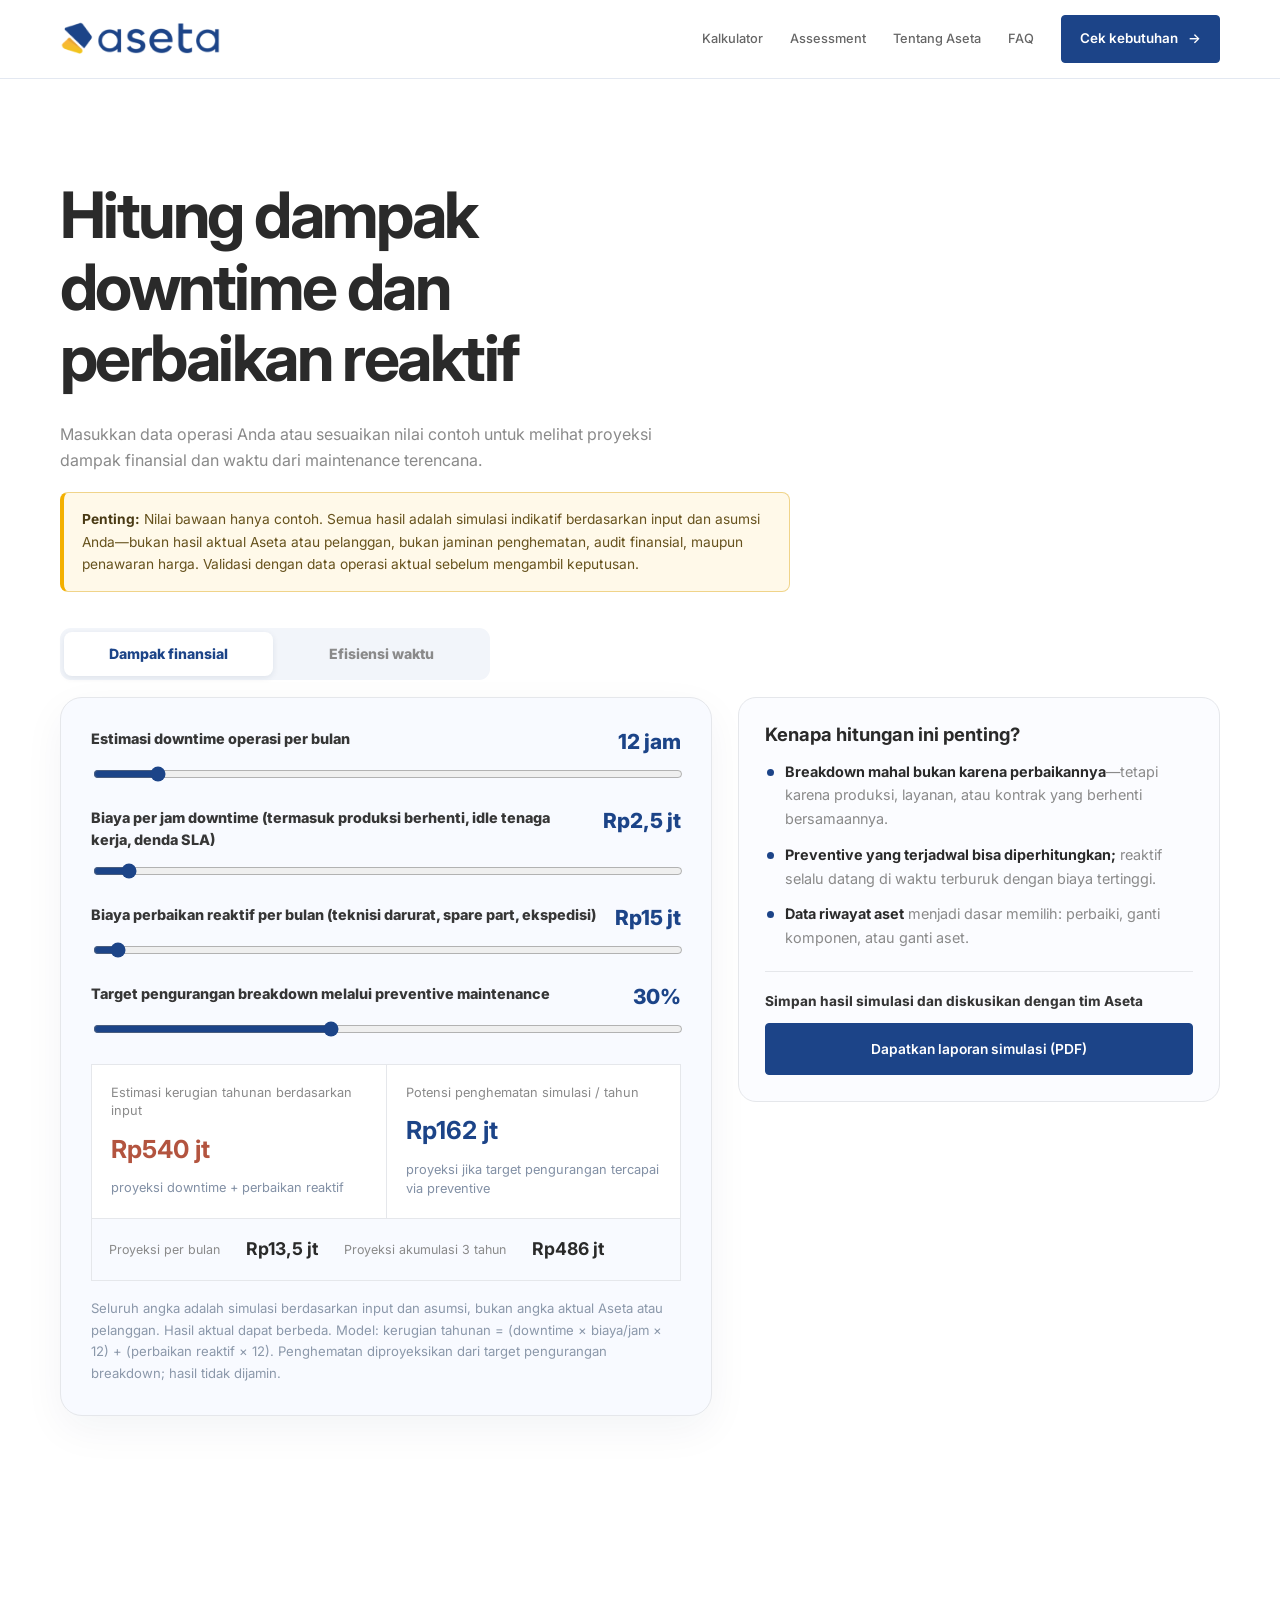
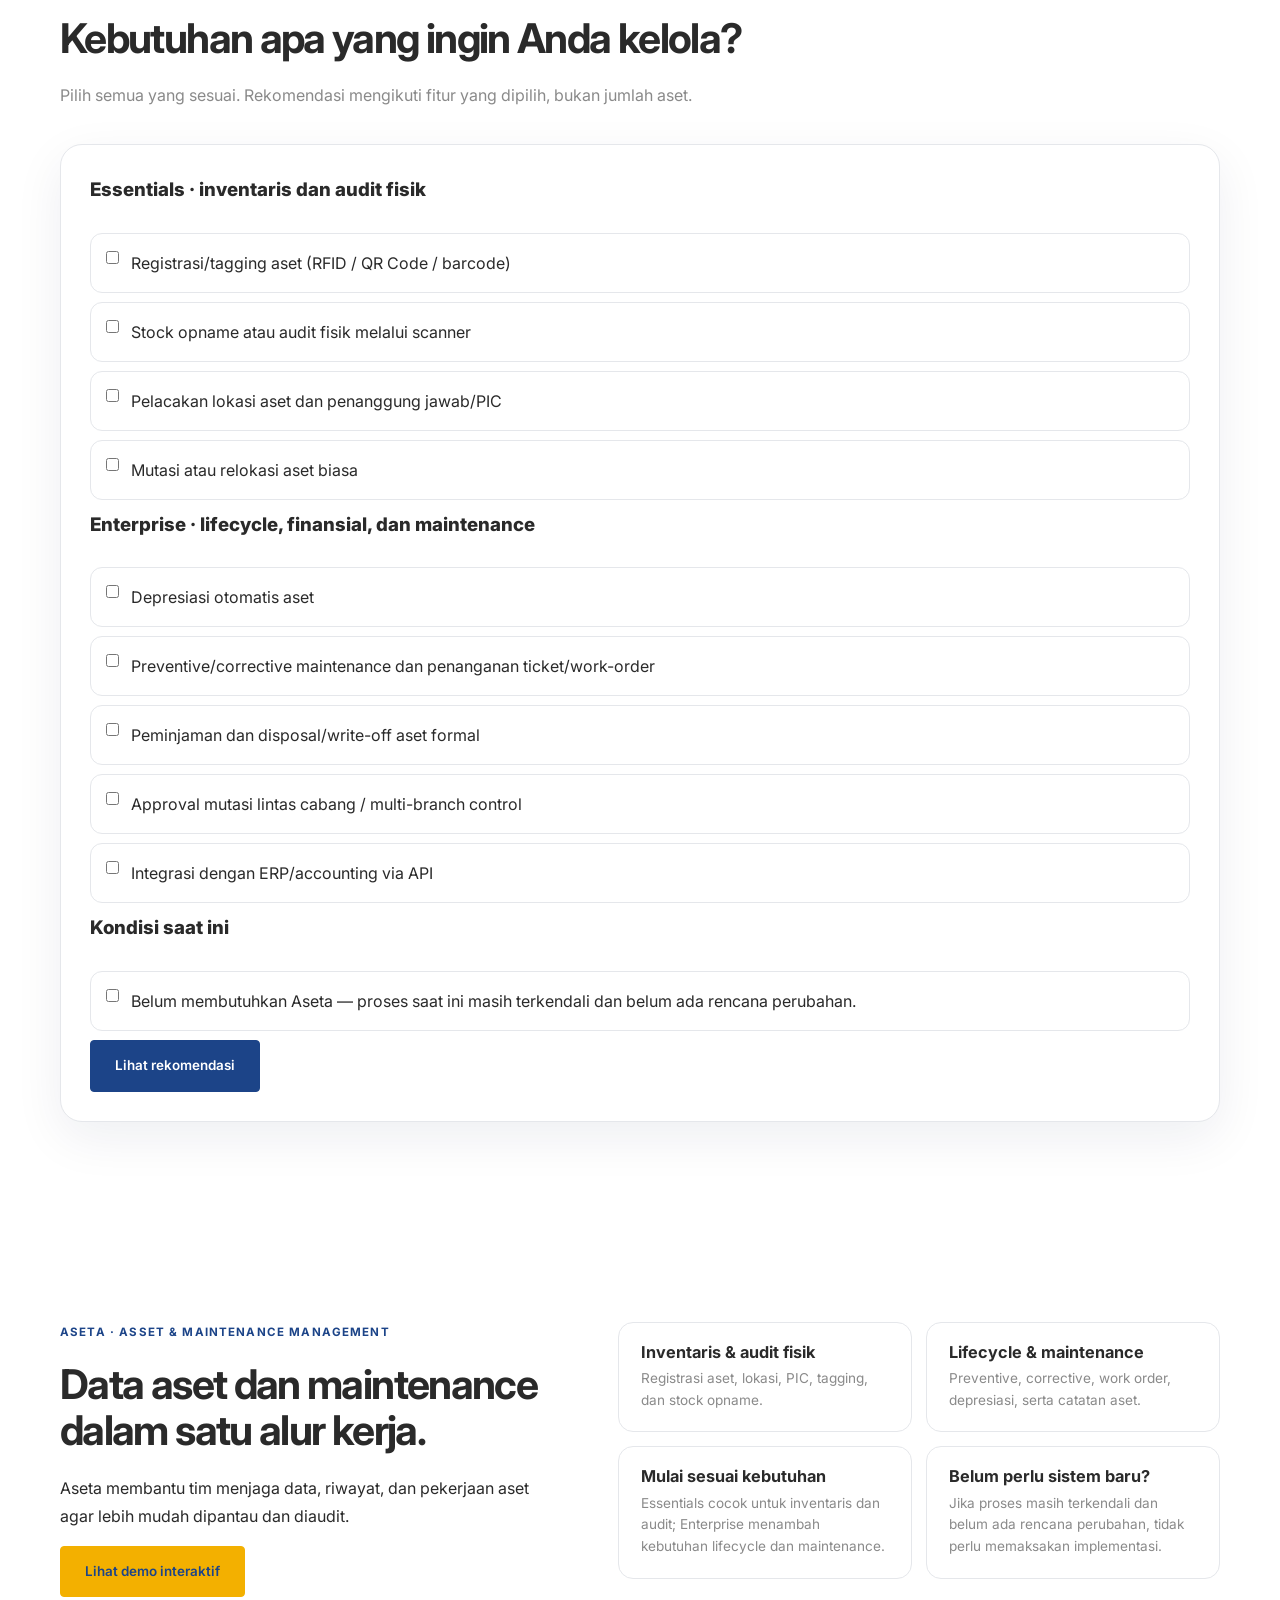
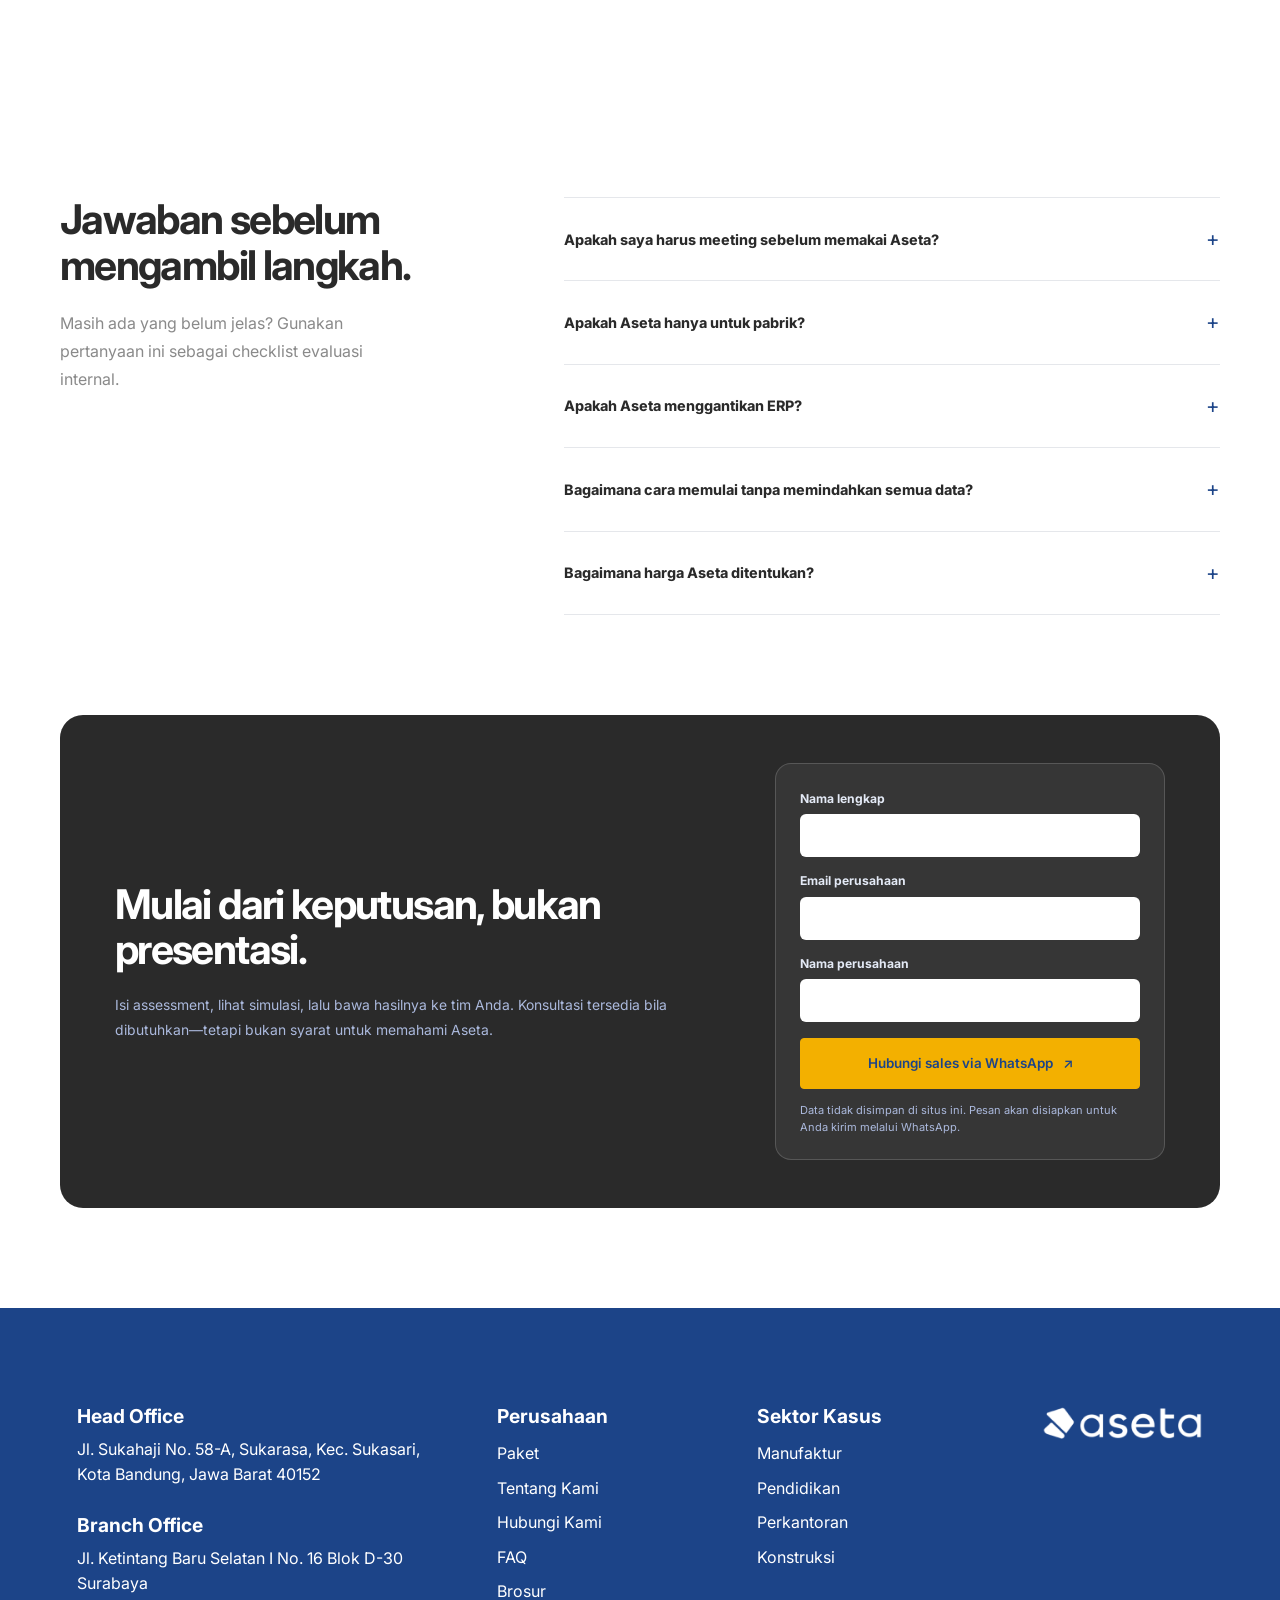
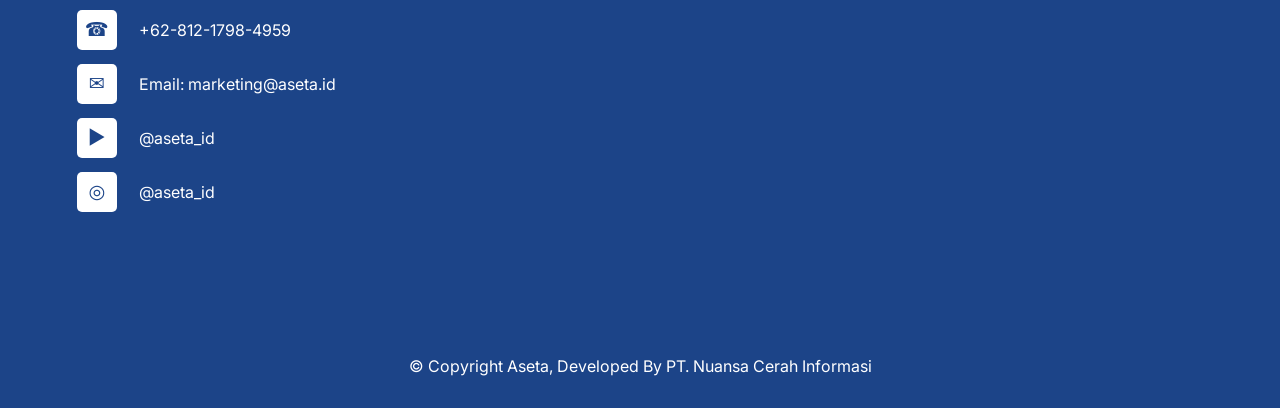
<file: index.html>
<!doctype html>
<html lang="id">
<head>
  <meta charset="utf-8">
  <meta name="viewport" content="width=device-width, initial-scale=1">
  <meta name="description" content="Kenali Aseta, platform manajemen aset dan maintenance untuk membantu tim bekerja lebih terencana, terukur, dan mudah diaudit.">
  <meta name="theme-color" content="#1C4488">
  <title>Apakah Aseta Cocok untuk Tim Anda? | Aseta</title>
  <link rel="stylesheet" href="aseta-self-serve.css">
</head>
<body>
  <header class="site-header" id="top">
    <div class="container nav-wrap">
      <a class="brand" href="#top" aria-label="Aseta beranda"><img src="assets/aseta-brand-logo.png" alt="Aseta"></a>
      <button class="menu-toggle" type="button" aria-expanded="false" aria-controls="main-nav">Menu</button>
      <nav id="main-nav" class="main-nav" aria-label="Navigasi utama">
        <a href="#simulator">Kalkulator</a><a href="#cek-cocok">Assessment</a><a href="#fitur">Tentang Aseta</a><a href="#faq">FAQ</a><a class="button button-dark nav-cta" href="#cek-cocok">Cek kebutuhan <span aria-hidden="true">→</span></a>
      </nav>
    </div>
  </header>

  <main>
<section class="section simulator" id="simulator"><div class="container"><div class="narrow-heading"><h1>Hitung dampak downtime dan perbaikan reaktif</h1><p class="muted">Masukkan data operasi Anda atau sesuaikan nilai contoh untuk melihat proyeksi dampak finansial dan waktu dari maintenance terencana.</p><div class="simulator-disclosure" role="note"><strong>Penting:</strong> Nilai bawaan hanya contoh. Semua hasil adalah simulasi indikatif berdasarkan input dan asumsi Anda—bukan hasil aktual Aseta atau pelanggan, bukan jaminan penghematan, audit finansial, maupun penawaran harga. Validasi dengan data operasi aktual sebelum mengambil keputusan.</div></div><div class="simulator-tabs" role="tablist"><button class="active" type="button" data-calc-tab="financial">Dampak finansial</button><button type="button" data-calc-tab="productivity">Efisiensi waktu</button></div><div class="calc-panel" data-calc-panel="financial"><div class="calc-grid"><div class="calculator"><label>Estimasi downtime operasi per bulan <output id="dt-output">12 jam</output><input id="dt-range" type="range" min="0" max="120" step="1" value="12"></label><label>Biaya per jam downtime (termasuk produksi berhenti, idle tenaga kerja, denda SLA) <output id="dtcost-output">Rp2,5 jt</output><input id="dtcost-range" type="range" min="100000" max="50000000" step="100000" value="2500000"></label><label>Biaya perbaikan reaktif per bulan (teknisi darurat, spare part, ekspedisi) <output id="repair-output">Rp15 jt</output><input id="repair-range" type="range" min="0" max="500000000" step="5000000" value="15000000"></label><label>Target pengurangan breakdown melalui preventive maintenance <output id="reduce-output">30%</output><input id="reduce-range" type="range" min="10" max="60" step="5" value="30"></label><div class="calc-result financial-result"><div class="loss"><small>Estimasi kerugian tahunan berdasarkan input</small><strong id="loss-result">Rp540 jt</strong><span>proyeksi downtime + perbaikan reaktif</span></div><div class="saving"><small>Potensi penghematan simulasi / tahun</small><strong id="saving-result">Rp162 jt</strong><span>proyeksi jika target pengurangan tercapai via preventive</span></div><div class="mini"><small>Proyeksi per bulan</small><b id="saving-month">Rp13,5 jt</b><small>Proyeksi akumulasi 3 tahun</small><b id="saving-3y">Rp486 jt</b></div></div><p class="calc-note">Seluruh angka adalah simulasi berdasarkan input dan asumsi, bukan angka aktual Aseta atau pelanggan. Hasil aktual dapat berbeda. Model: kerugian tahunan = (downtime × biaya/jam × 12) + (perbaikan reaktif × 12). Penghematan diproyeksikan dari target pengurangan breakdown; hasil tidak dijamin.</p></div><aside class="calc-context"><h3>Kenapa hitungan ini penting?</h3><ul><li><b>Breakdown mahal bukan karena perbaikannya</b>—tetapi karena produksi, layanan, atau kontrak yang berhenti bersamaannya.</li><li><b>Preventive yang terjadwal bisa diperhitungkan;</b> reaktif selalu datang di waktu terburuk dengan biaya tertinggi.</li><li><b>Data riwayat aset</b> menjadi dasar memilih: perbaiki, ganti komponen, atau ganti aset.</li></ul><div class="calc-cta"><span>Simpan hasil simulasi dan diskusikan dengan tim Aseta</span><button class="button button-dark" type="button" id="download-pdf">Dapatkan laporan simulasi (PDF)</button><span class="download-status" id="download-status" role="status" hidden></span></div></aside></div></div><div class="calc-panel" data-calc-panel="productivity" hidden><div class="calc-grid single"><div class="calculator"><label>Jumlah aset aktif <output id="asset-output">500</output><input id="asset-range" type="range" min="50" max="5000" step="50" value="500"></label><label>Jam rekap dan koordinasi per minggu <output id="hours-output">8 jam</output><input id="hours-range" type="range" min="1" max="40" value="8"></label><div class="calc-result"><div><small>Proyeksi waktu yang dapat dialihkan</small><strong id="saved-hours">4 jam/minggu</strong><span>simulasi dengan asumsi pekerjaan manual berkurang 50%</span></div><div><small>Fokus yang terbuka</small><strong id="focus-result">Preventive &amp; backlog</strong><span>gunakan waktu untuk pekerjaan yang berdampak ke operasi</span></div></div><p class="calc-note">Seluruh angka adalah simulasi berdasarkan input dan asumsi, bukan angka aktual Aseta atau pelanggan. Hasil aktual dapat berbeda. Proyeksi waktu mengasumsikan pengurangan pekerjaan manual 50%; validasi asumsi dengan kondisi proses Anda saat assessment implementasi.</p></div></div></div></section>

    <section class="section assessment-section" id="cek-cocok"><div class="container"><div class="narrow-heading"><h2>Kebutuhan apa yang ingin Anda kelola?</h2><p>Pilih semua yang sesuai. Rekomendasi mengikuti fitur yang dipilih, bukan jumlah aset.</p></div><div class="assessment-card" id="assessment"><fieldset class="assessment-group"><legend>Essentials · inventaris dan audit fisik</legend>
      <label class="assessment-choice"><input type="checkbox" data-need-id="register" value="register"><span>Registrasi/tagging aset (RFID / QR Code / barcode)</span></label><label class="assessment-choice"><input type="checkbox" data-need-id="stock-audit" value="stock-audit"><span>Stock opname atau audit fisik melalui scanner</span></label><label class="assessment-choice"><input type="checkbox" data-need-id="location-pic" value="location-pic"><span>Pelacakan lokasi aset dan penanggung jawab/PIC</span></label><label class="assessment-choice"><input type="checkbox" data-need-id="basic-relocation" value="basic-relocation"><span>Mutasi atau relokasi aset biasa</span></label>
      </fieldset><fieldset class="assessment-group"><legend>Enterprise · lifecycle, finansial, dan maintenance</legend>
      <label class="assessment-choice"><input type="checkbox" data-need-id="depreciation" value="depreciation"><span>Depresiasi otomatis aset</span></label><label class="assessment-choice"><input type="checkbox" data-need-id="maintenance" value="maintenance"><span>Preventive/corrective maintenance dan penanganan ticket/work-order</span></label><label class="assessment-choice"><input type="checkbox" data-need-id="borrowing-disposal" value="borrowing-disposal"><span>Peminjaman dan disposal/write-off aset formal</span></label><label class="assessment-choice"><input type="checkbox" data-need-id="cross-branch-approval" value="cross-branch-approval"><span>Approval mutasi lintas cabang / multi-branch control</span></label><label class="assessment-choice"><input type="checkbox" data-need-id="erp-integration" value="erp-integration"><span>Integrasi dengan ERP/accounting via API</span></label>
      </fieldset><fieldset class="assessment-group assessment-no-need"><legend>Kondisi saat ini</legend><label class="assessment-choice"><input type="checkbox" data-no-need value="no-need"><span>Belum membutuhkan Aseta — proses saat ini masih terkendali dan belum ada rencana perubahan.</span></label></fieldset><p id="assessment-validation" class="assessment-validation" role="alert" aria-live="assertive" hidden></p><button class="button button-dark" type="button" id="assessment-submit">Lihat rekomendasi</button><div class="assessment-result" id="assessment-result" aria-live="polite" hidden><h3>Rekomendasi</h3><strong id="result-plan"></strong><p id="result-reason"></p></div></div></div></section>

    <section class="section product-proof" id="fitur"><div class="container proof-layout"><div><p class="eyebrow">Aseta · asset &amp; maintenance management</p><h2>Data aset dan maintenance dalam satu alur kerja.</h2><p>Aseta membantu tim menjaga data, riwayat, dan pekerjaan aset agar lebih mudah dipantau dan diaudit.</p><button class="button button-primary" type="button" data-open-demo>Lihat demo interaktif</button></div><div class="proof-points"><article><h3>Inventaris &amp; audit fisik</h3><p>Registrasi aset, lokasi, PIC, tagging, dan stock opname.</p></article><article><h3>Lifecycle &amp; maintenance</h3><p>Preventive, corrective, work order, depresiasi, serta catatan aset.</p></article><article><h3>Mulai sesuai kebutuhan</h3><p>Essentials cocok untuk inventaris dan audit; Enterprise menambah kebutuhan lifecycle dan maintenance.</p></article><article><h3>Belum perlu sistem baru?</h3><p>Jika proses masih terkendali dan belum ada rencana perubahan, tidak perlu memaksakan implementasi.</p></article></div></div></section>

<section class="section faq" id="faq"><div class="container faq-grid"><div><h2>Jawaban sebelum mengambil langkah.</h2><p class="muted">Masih ada yang belum jelas? Gunakan pertanyaan ini sebagai checklist evaluasi internal.</p></div><div class="faq-list"><details><summary>Apakah saya harus meeting sebelum memakai Aseta?</summary><p>Tidak untuk memahami kecocokan awal. Anda dapat menyelesaikan assessment dan simulator terlebih dahulu. Untuk konfigurasi, migrasi, integrasi, atau scope enterprise, diskusi teknis tetap dapat dijadwalkan sebagai langkah lanjutan.</p></details><details><summary>Apakah Aseta hanya untuk pabrik?</summary><p>Tidak. Kebutuhannya dapat muncul pada fasilitas, gedung, warehouse, fleet, hospitality, utilitas, dan operasi lain yang memiliki aset serta pekerjaan maintenance berulang.</p></details><details><summary>Apakah Aseta menggantikan ERP?</summary><p>Aseta berfokus pada asset lifecycle dan maintenance management. Integrasi dengan sistem akuntansi atau ERP dapat dievaluasi berdasarkan kebutuhan organisasi.</p></details><details><summary>Bagaimana cara memulai tanpa memindahkan semua data?</summary><p>Mulai dari satu lokasi, satu kategori aset, atau satu alur preventive maintenance. Setelah struktur dan manfaat tervalidasi, cakupan dapat diperluas bertahap.</p></details><details><summary>Bagaimana harga Aseta ditentukan?</summary><p>Investasi biasanya bergantung pada jumlah aset, jumlah user, lokasi, modul, kebutuhan implementasi, dan integrasi. Gunakan assessment untuk menyusun scope awal sebelum meminta penawaran—bukan meeting panjang untuk mengetahui kebutuhan dasar.</p></details></div></div></section>
<section class="section start-section" id="mulai"><div class="container start-card"><div><h2>Mulai dari keputusan, bukan presentasi.</h2><p>Isi assessment, lihat simulasi, lalu bawa hasilnya ke tim Anda. Konsultasi tersedia bila dibutuhkan—tetapi bukan syarat untuk memahami Aseta.</p></div><form class="start-form" id="sales-contact-form"><label for="sales-name">Nama lengkap<input id="sales-name" name="name" type="text" autocomplete="name" required></label><label for="sales-email">Email perusahaan<input id="sales-email" name="email" type="email" autocomplete="email" required></label><label for="sales-company">Nama perusahaan<input id="sales-company" name="company" type="text" autocomplete="organization" required></label><button class="button button-primary" type="submit">Hubungi sales via WhatsApp <span aria-hidden="true">↗</span></button><p class="form-privacy">Data tidak disimpan di situs ini. Pesan akan disiapkan untuk Anda kirim melalui WhatsApp.</p></form></div></section>
  </main>

  <dialog class="lead-dialog" id="lead-dialog" aria-labelledby="lead-dialog-title"><div class="lead-dialog-card"><form id="simulator-lead-form" data-lead-endpoint="https://script.google.com/macros/s/AKfycby-vKKQm6JI0p5oP1Ku0U28ODJJsuu1aBRdcObxlWJtahYDqlIMy09OjkKt6KhprMpQ/exec"><button class="lead-dialog-close" type="button" data-close-lead aria-label="Tutup form">×</button><h3 id="lead-dialog-title">Unduh hasil simulasi</h3><p>Isi data berikut agar tim Aseta dapat menindaklanjuti kebutuhan Anda. PDF akan diunduh setelah data berhasil dicatat.</p><label>Nama lengkap<input name="name" type="text" autocomplete="name" required></label><label>Email perusahaan<input name="email" type="email" autocomplete="email" required></label><label>Nama perusahaan<input name="company" type="text" autocomplete="organization" required></label><label>Jabatan<input name="position" type="text" autocomplete="organization-title" required></label><label>Nomor WhatsApp<div class="lead-phone-field"><span aria-hidden="true">+62</span><input name="phone" type="tel" inputmode="tel" autocomplete="tel-national" placeholder="812 3456 7890" aria-label="Nomor WhatsApp setelah +62" required></div></label><label class="lead-consent"><input name="consent" type="checkbox" required><span>Saya setuju data ini digunakan tim Aseta untuk menghubungi saya terkait hasil simulasi dan kebutuhan pengelolaan aset.</span></label><label class="lead-honeypot" aria-hidden="true">Website<input name="website" type="text" tabindex="-1" autocomplete="off"></label><p class="lead-error" id="lead-error" role="alert" hidden></p><button class="button button-primary" id="lead-submit" type="submit">Kirim data &amp; unduh PDF</button></form><div class="lead-next-step" id="lead-next-step" hidden><p>PDF sudah diunduh. Lanjutkan ke WhatsApp tim Aseta untuk berbagi hasil dan menyapa tim kami.</p><button class="button button-dark" id="share-whatsapp" type="button">Lanjut ke WhatsApp Aseta ↗</button><button class="button button-light" id="share-pdf" type="button" hidden>Bagikan PDF ke WhatsApp ↗</button><span class="download-status" id="share-status" role="status"></span></div></div></dialog>

  <footer class="site-footer"><div class="footer-grid"><div class="footer-contact"><section class="footer-office"><h2>Head Office</h2><p>Jl. Sukahaji No. 58-A, Sukarasa, Kec. Sukasari, Kota Bandung, Jawa Barat 40152</p></section><section class="footer-office"><h2>Branch Office</h2><p>Jl. Ketintang Baru Selatan I No. 16 Blok D-30 Surabaya</p></section><a class="footer-contact-link" href="https://wa.me/6281217984959"><span aria-hidden="true">☎</span>+62-812-1798-4959</a><a class="footer-contact-link" href="mailto:marketing@aseta.id"><span aria-hidden="true">✉</span>Email: marketing@aseta.id</a><a class="footer-contact-link" href="https://www.youtube.com/@aseta_id" target="_blank" rel="noopener"><span aria-hidden="true">▶</span>@aseta_id</a><a class="footer-contact-link" href="https://www.instagram.com/aseta_id/" target="_blank" rel="noopener"><span aria-hidden="true">◎</span>@aseta_id</a></div><nav class="footer-nav" aria-label="Perusahaan"><h2>Perusahaan</h2><a href="https://aseta.id/harga.html">Paket</a><a href="https://aseta.id/tentang_kami.html">Tentang Kami</a><a href="https://aseta.id/hubungi_kami.html">Hubungi Kami</a><a href="#faq">FAQ</a><a href="https://aseta.id/" target="_blank" rel="noopener">Brosur</a></nav><nav class="footer-nav" aria-label="Sektor Kasus"><h2>Sektor Kasus</h2><a href="https://aseta.id/">Manufaktur</a><a href="https://aseta.id/">Pendidikan</a><a href="https://aseta.id/">Perkantoran</a><a href="https://aseta.id/">Konstruksi</a></nav><a class="footer-brand" href="#top" aria-label="Aseta beranda"><img src="assets/aseta-brand-logo.png" alt="Aseta"></a></div><div class="footer-bottom"><span>© Copyright Aseta, Developed By PT. Nuansa Cerah Informasi</span></div></footer>

  <div class="modal-backdrop" id="demo-modal" hidden><div class="demo-modal demo-app" role="dialog" aria-modal="true" aria-label="Demo aplikasi Aseta"><aside class="demo-side"><a class="demo-brand" href="#top" aria-label="Aseta"><img src="assets/aseta-brand-logo.png" alt="Aseta"></a><p class="demo-side-label">DEMO WORKSPACE</p><nav class="demo-nav" aria-label="Navigasi demo"><button class="active" type="button" data-demo-view="dashboard"><span class="demo-nav-icon" aria-hidden="true">⌂</span>Dashboard</button><button type="button" data-demo-view="assets"><span class="demo-nav-icon" aria-hidden="true">▣</span>Aset</button><button type="button" data-demo-view="workorders"><span class="demo-nav-icon" aria-hidden="true">⌁</span>Maintenance</button><button type="button" data-demo-view="preventive"><span class="demo-nav-icon" aria-hidden="true">◷</span>Preventive</button></nav><div class="demo-side-foot"><span></span>Data simulasi interaktif</div></aside><section class="demo-main"><header class="demo-window-bar"><div class="demo-heading"><span>Aseta Workspace</span><h2 id="demo-page-title">Dashboard</h2></div><span class="demo-badge">DATA DEMO · INTERAKTIF</span><button class="modal-close" type="button" aria-label="Tutup demo" data-close-demo>×</button></header><div class="demo-body" id="demo-body"></div><div class="modal-footer"><span>Coba langsung: selesaikan maintenance, jadwalkan preventive, buka detail aset — KPI ikut berubah.</span><a class="button button-dark" href="#cek-cocok" data-close-demo>Mulai assessment →</a></div></section></div></div>
  <script src="aseta-assessment-rules.js"></script>
  <script src="aseta-self-serve.js"></script>
</body>
</html>
</file>
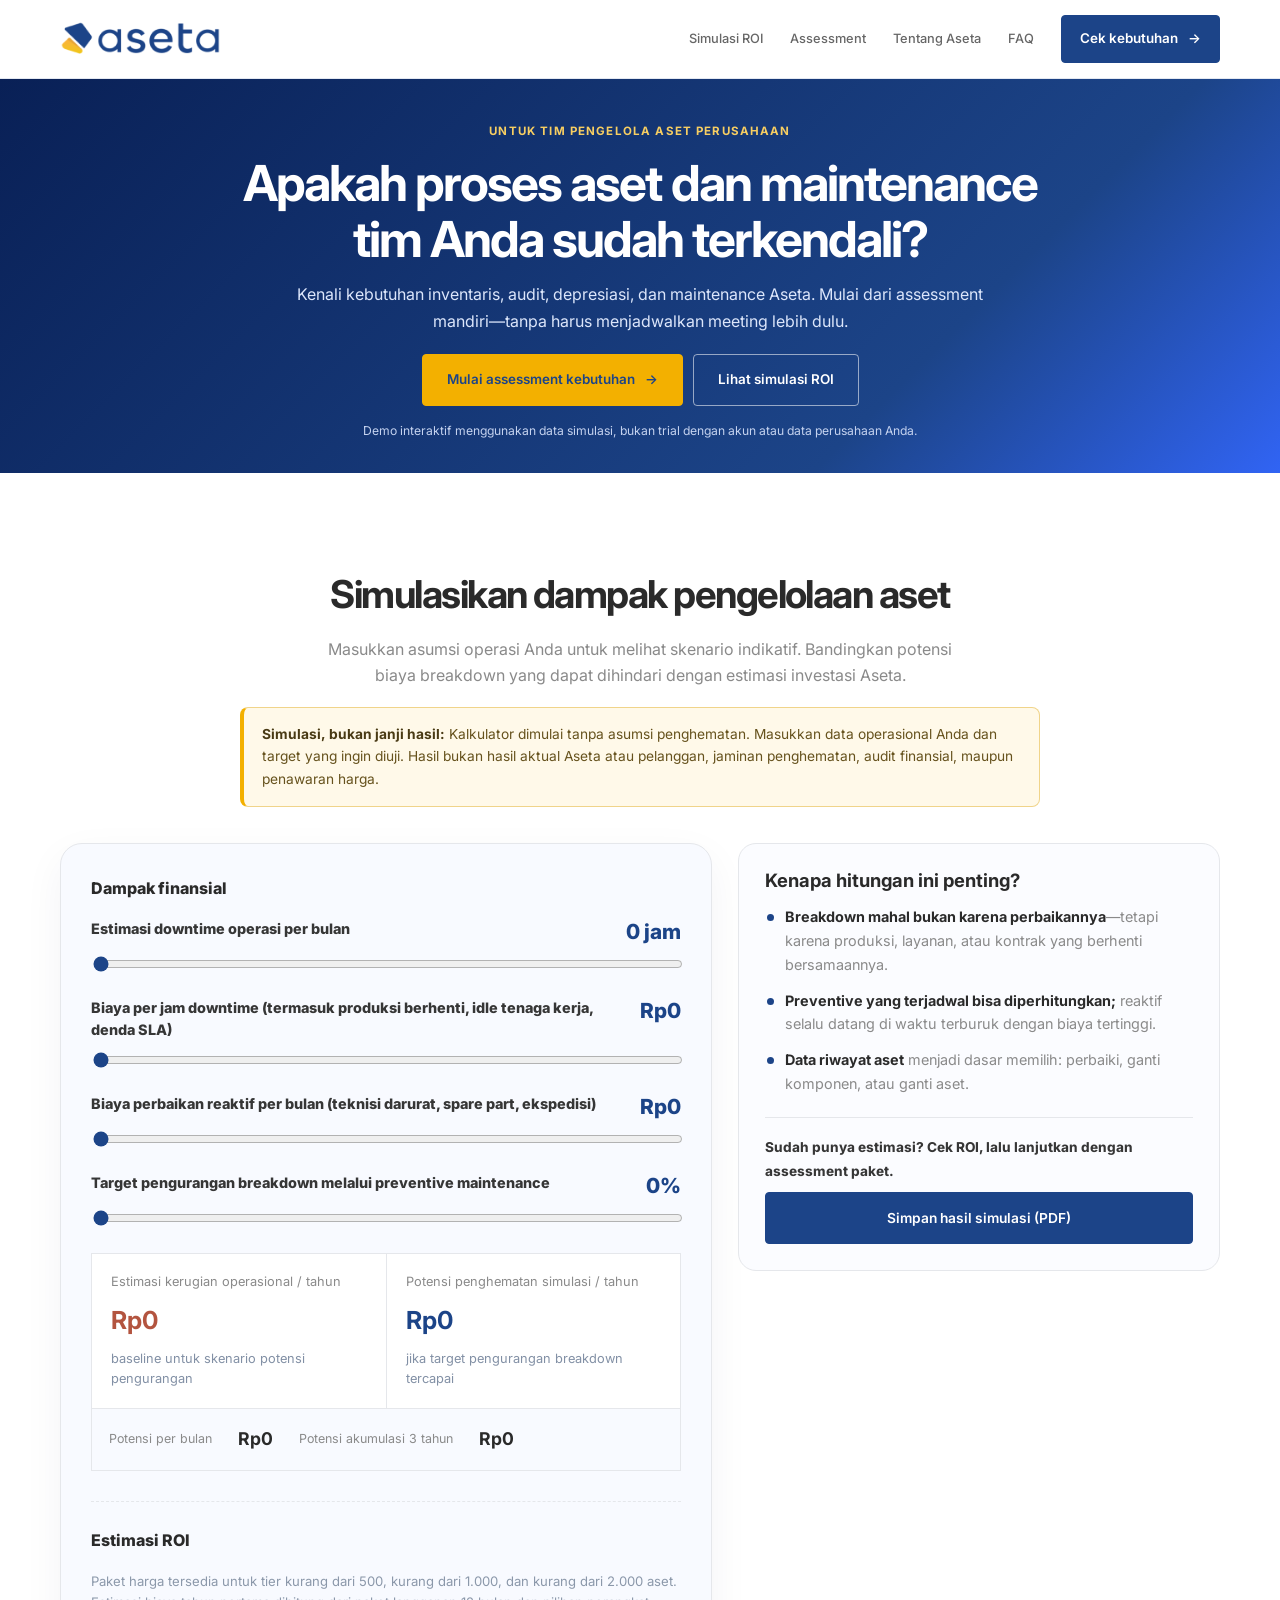
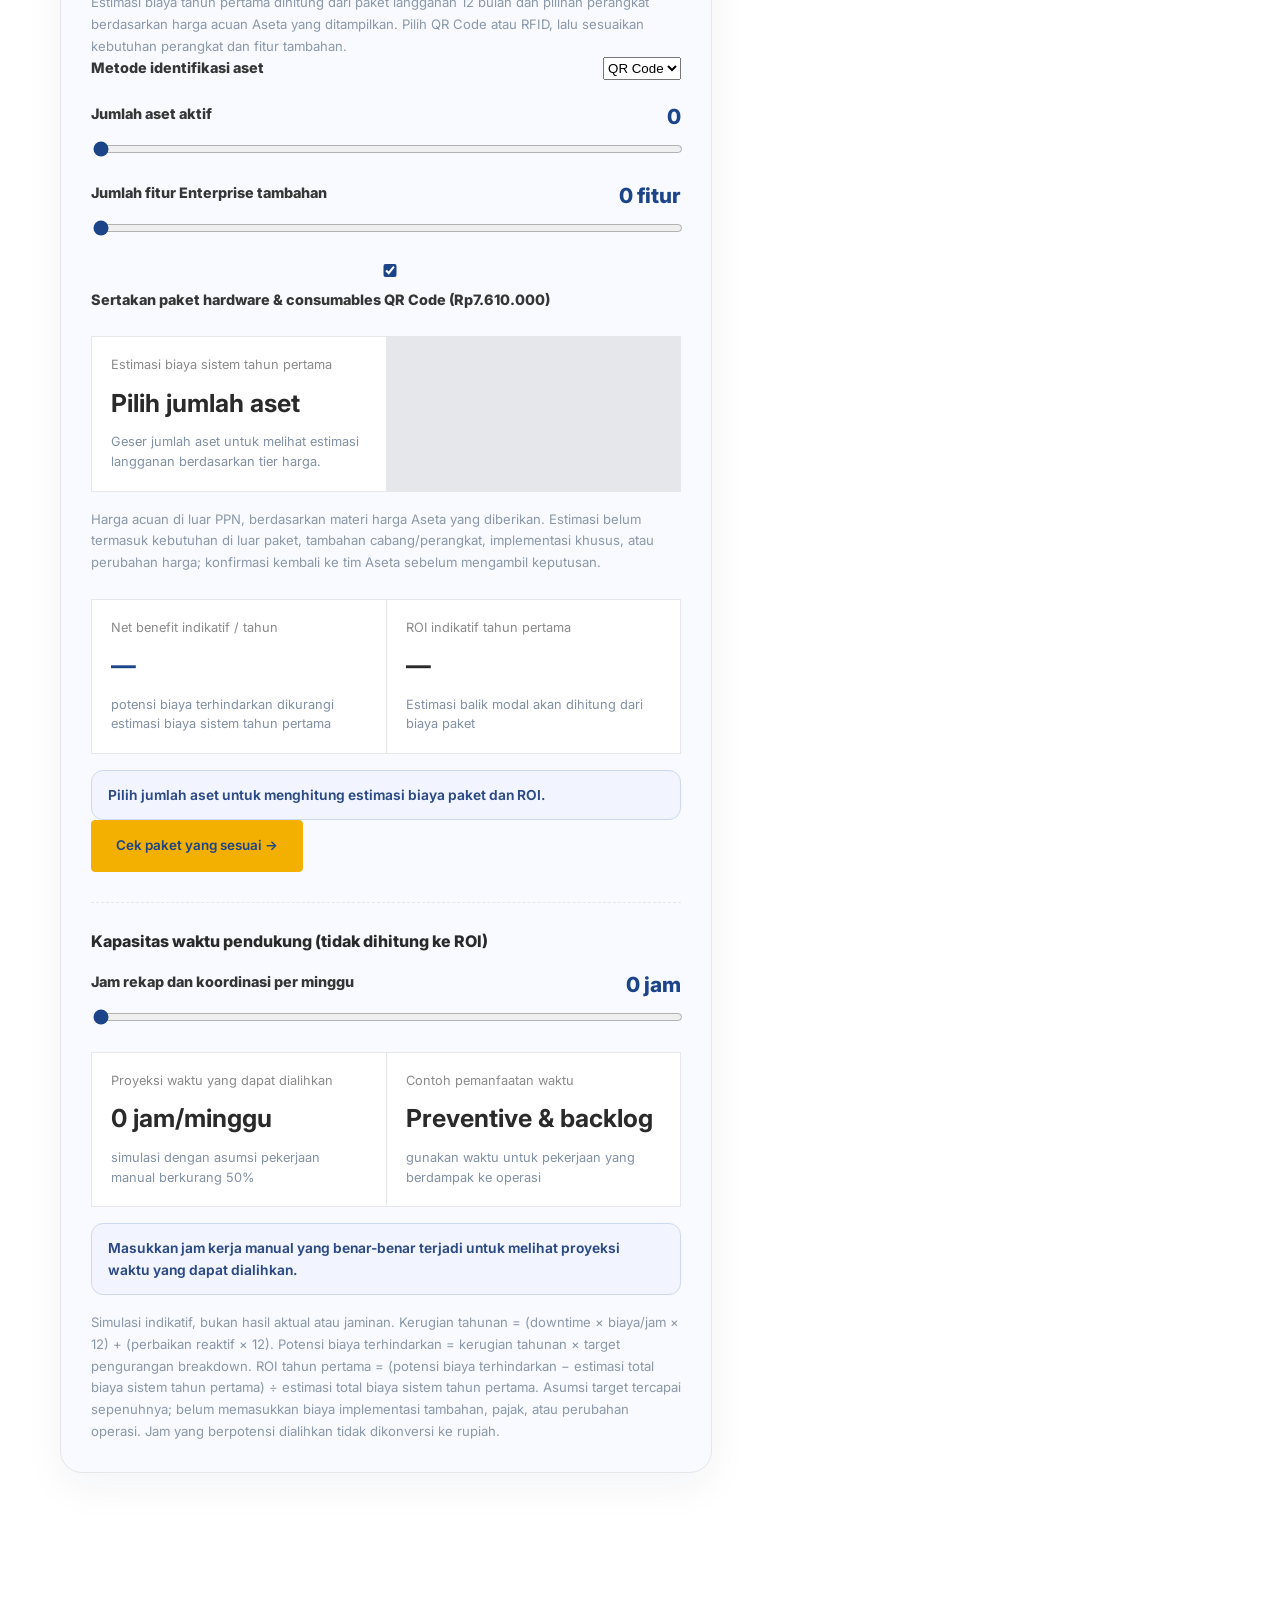
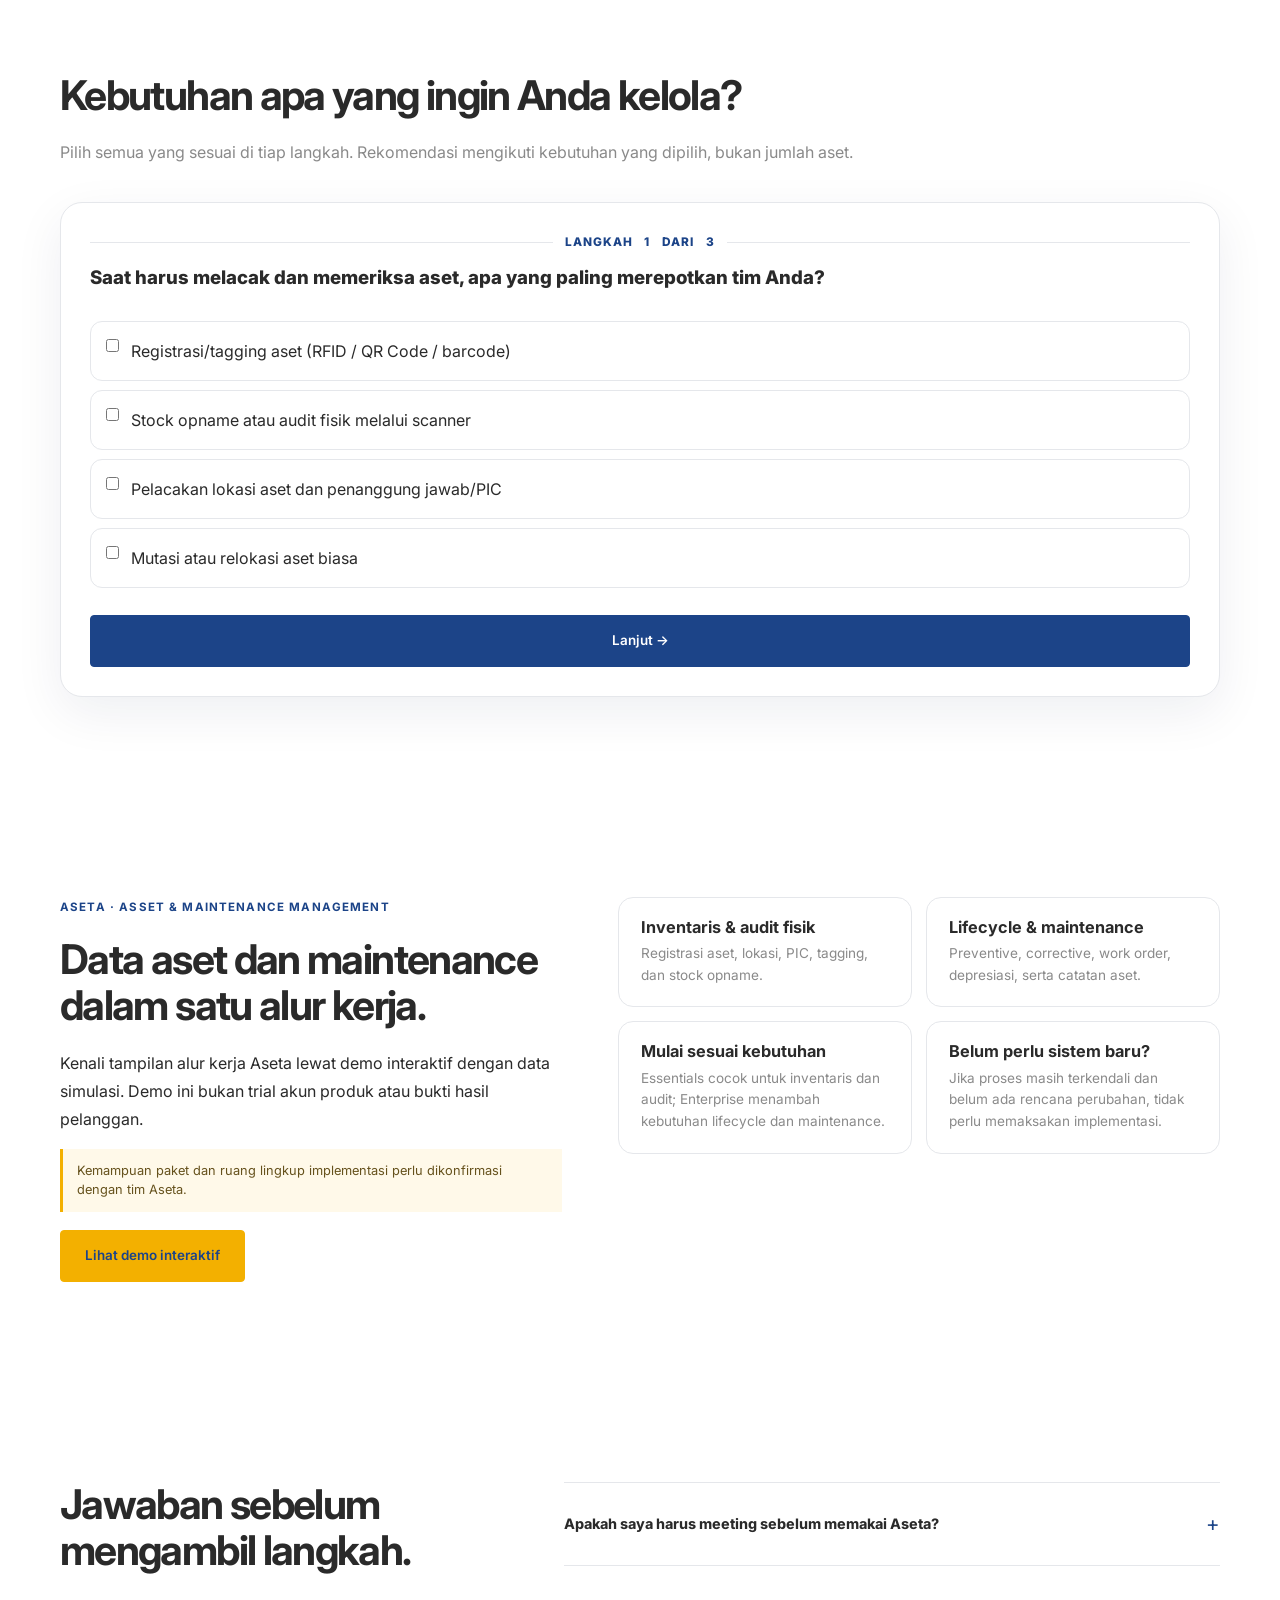
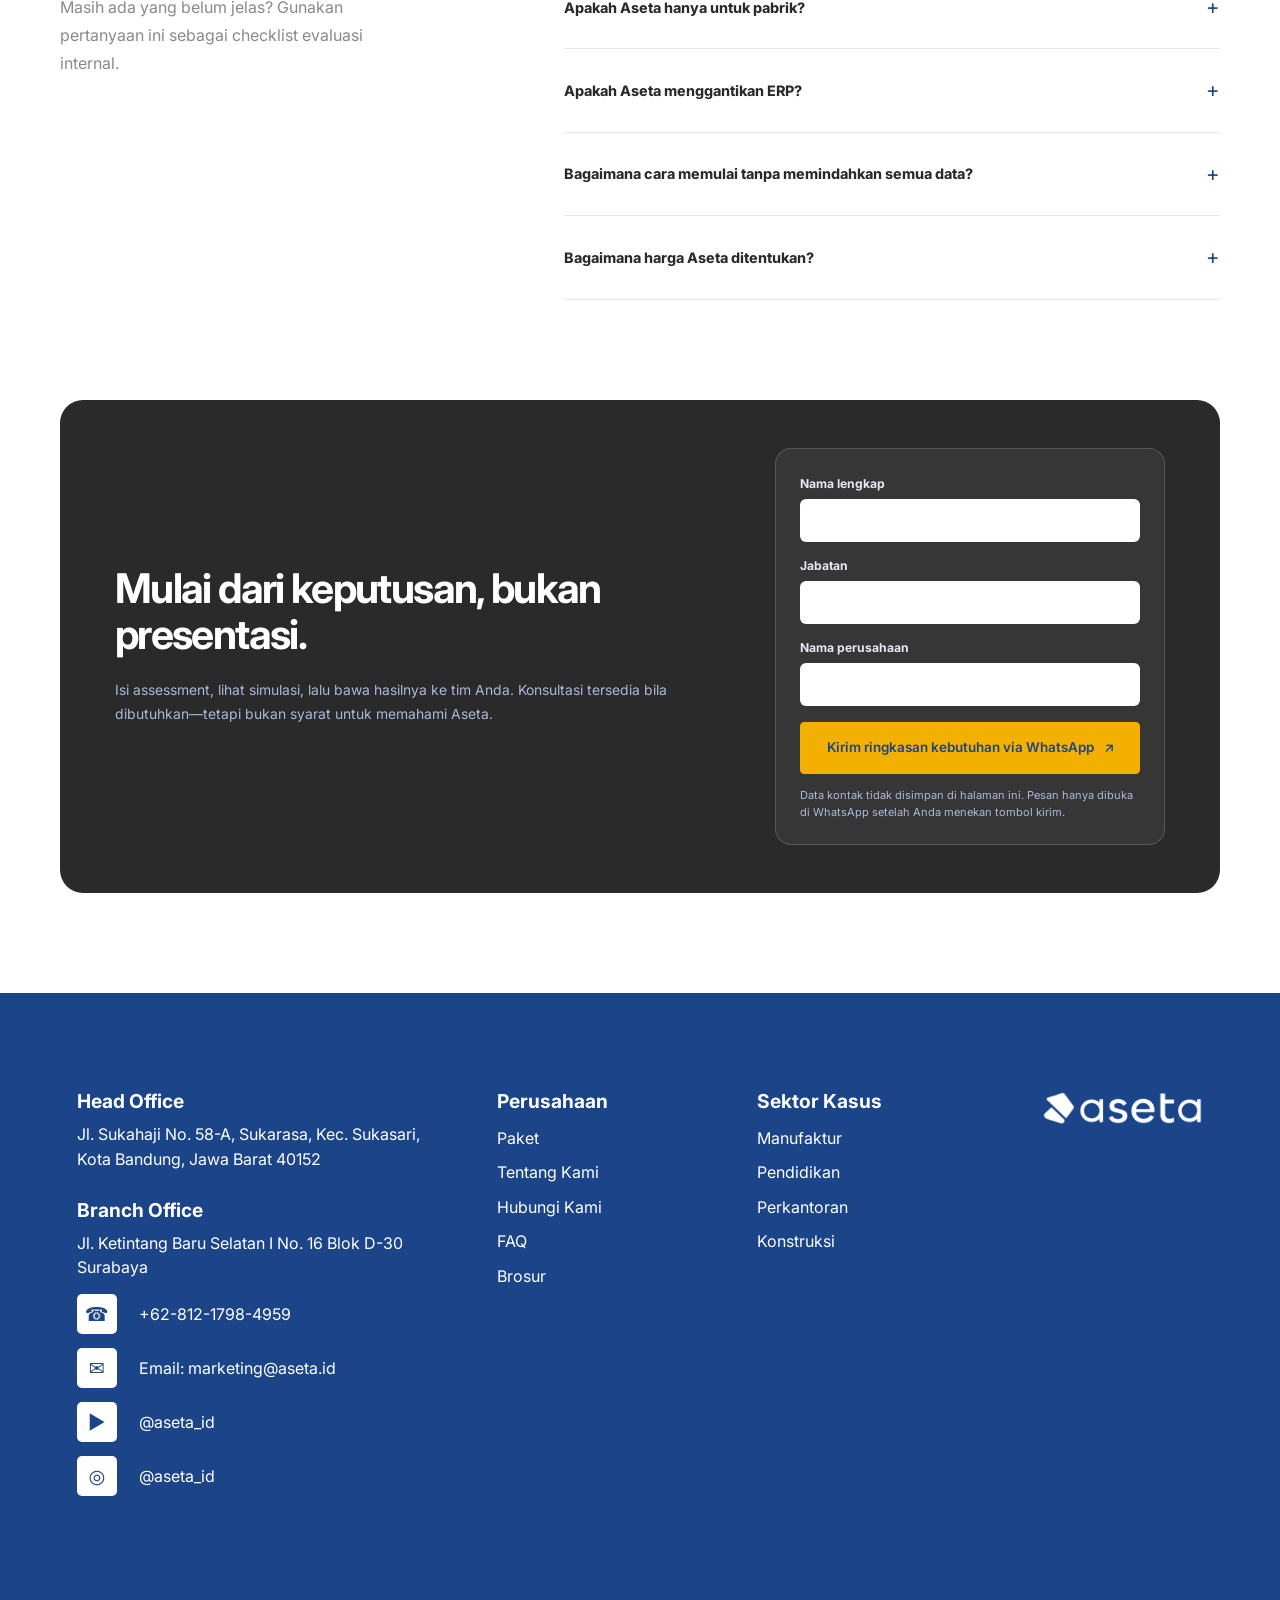
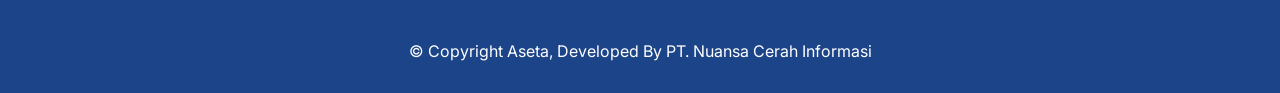
<file: index-v2.html>
<!doctype html>
<html lang="id">
<head>
  <meta charset="utf-8">
  <meta name="viewport" content="width=device-width, initial-scale=1">
  <meta name="description" content="Kenali Aseta, platform manajemen aset dan maintenance untuk membantu tim bekerja lebih terencana, terukur, dan mudah diaudit.">
  <meta name="theme-color" content="#1C4488">
  <title>Apakah Aseta Cocok untuk Tim Anda? | Aseta</title>
  <link rel="stylesheet" href="aseta-self-serve-v2.css">
</head>
<body>
  <header class="site-header" id="top">
    <div class="container nav-wrap">
      <a class="brand" href="#top" aria-label="Aseta beranda"><img src="assets/aseta-brand-logo.png" alt="Aseta"></a>
      <button class="menu-toggle" type="button" aria-expanded="false" aria-controls="main-nav">Menu</button>
      <nav id="main-nav" class="main-nav" aria-label="Navigasi utama">
        <a href="#simulator">Simulasi ROI</a><a href="#cek-cocok">Assessment</a><a href="#fitur">Tentang Aseta</a><a href="#faq">FAQ</a><a class="button button-dark nav-cta" href="#cek-cocok">Cek kebutuhan <span aria-hidden="true">→</span></a>
      </nav>
    </div>
  </header>

  <main>
    <section class="conversion-intro" aria-labelledby="intro-title"><div class="container conversion-intro-inner"><p class="eyebrow">Untuk tim pengelola aset perusahaan</p><h1 id="intro-title">Apakah proses aset dan maintenance tim Anda sudah terkendali?</h1><p class="conversion-intro-copy">Kenali kebutuhan inventaris, audit, depresiasi, dan maintenance Aseta. Mulai dari assessment mandiri—tanpa harus menjadwalkan meeting lebih dulu.</p><div class="conversion-intro-actions"><a class="button button-primary" href="#cek-cocok">Mulai assessment kebutuhan <span aria-hidden="true">→</span></a><a class="button button-outline" href="#simulator">Lihat simulasi ROI</a></div><p class="conversion-intro-note">Demo interaktif menggunakan data simulasi, bukan trial dengan akun atau data perusahaan Anda.</p></div></section>
<section class="section simulator" id="simulator"><div class="container"><div class="narrow-heading"><h2>Simulasikan dampak pengelolaan aset</h2><p class="muted">Masukkan asumsi operasi Anda untuk melihat skenario indikatif. Bandingkan potensi biaya breakdown yang dapat dihindari dengan estimasi investasi Aseta.</p><div class="simulator-disclosure" id="simulator-disclosure" role="note"><strong>Simulasi, bukan janji hasil:</strong> Kalkulator dimulai tanpa asumsi penghematan. Masukkan data operasional Anda dan target yang ingin diuji. Hasil bukan hasil aktual Aseta atau pelanggan, jaminan penghematan, audit finansial, maupun penawaran harga.</div></div><div class="calc-panel"><div class="calc-grid"><div class="calculator"><p class="calc-group-label">Dampak finansial</p><label>Estimasi downtime operasi per bulan <output id="dt-output">0 jam</output><input id="dt-range" type="range" min="0" max="120" step="1" value="0"></label><label>Biaya per jam downtime (termasuk produksi berhenti, idle tenaga kerja, denda SLA) <output id="dtcost-output">Rp0</output><input id="dtcost-range" type="range" min="0" max="50000000" step="100000" value="0"></label><label>Biaya perbaikan reaktif per bulan (teknisi darurat, spare part, ekspedisi) <output id="repair-output">Rp0</output><input id="repair-range" type="range" min="0" max="500000000" step="5000000" value="0"></label><label>Target pengurangan breakdown melalui preventive maintenance <output id="reduce-output">0%</output><input id="reduce-range" type="range" min="0" max="60" step="5" value="0"></label><div class="calc-result financial-result"><div class="loss"><small>Estimasi kerugian operasional / tahun</small><strong id="loss-result">Rp0</strong><span>baseline untuk skenario potensi pengurangan</span></div><div class="saving"><small>Potensi penghematan simulasi / tahun</small><strong id="saving-result">Rp0</strong><span>jika target pengurangan breakdown tercapai</span></div><div class="mini"><small>Potensi per bulan</small><b id="saving-month">Rp13,5 jt</b><small>Potensi akumulasi 3 tahun</small><b id="saving-3y">Rp486 jt</b></div></div><p class="calc-group-label">Estimasi ROI</p><p class="calc-note">Paket harga tersedia untuk tier kurang dari 500, kurang dari 1.000, dan kurang dari 2.000 aset. Estimasi biaya tahun pertama dihitung dari paket langganan 12 bulan dan pilihan perangkat berdasarkan harga acuan Aseta yang ditampilkan. Pilih QR Code atau RFID, lalu sesuaikan kebutuhan perangkat dan fitur tambahan.</p><label for="subscription-type">Metode identifikasi aset<select id="subscription-type"><option value="qr">QR Code</option><option value="rfid">RFID</option></select></label><label>Jumlah aset aktif <output id="asset-output">0</output><input id="asset-range" type="range" min="0" max="2000" step="1" value="0"></label><label for="enterprise-features">Jumlah fitur Enterprise tambahan<output id="enterprise-features-output">0 fitur</output><input id="enterprise-features" type="range" min="0" max="8" step="1" value="0"></label><div class="estimator-options" id="qr-options"><label class="estimator-check"><input id="qr-hardware" type="checkbox" checked><span>Sertakan paket hardware &amp; consumables QR Code (Rp7.610.000)</span></label></div><div class="estimator-options" id="rfid-options" hidden><label class="estimator-check"><input id="rfid-reader" type="checkbox"><span>Sertakan RFID handheld integrated reader (Rp19.500.000)</span></label><label for="rfid-tag-type">Jenis tag RFID<select id="rfid-tag-type"><option value="180000">UHF label sticker · Rp180.000 / 100 pcs</option><option value="850000">UHF on-metal sticker · Rp850.000 / 100 pcs</option><option value="2400000">UHF on-metal ABS · Rp2.400.000 / 100 pcs</option></select></label></div><div class="calc-result estimator-result"><div><small>Estimasi biaya sistem tahun pertama</small><strong id="investment-output">Pilih jumlah aset</strong><span id="investment-breakdown">Geser jumlah aset untuk melihat estimasi langganan berdasarkan tier harga.</span></div></div><p class="calc-note">Harga acuan di luar PPN, berdasarkan materi harga Aseta yang diberikan. Estimasi belum termasuk kebutuhan di luar paket, tambahan cabang/perangkat, implementasi khusus, atau perubahan harga; konfirmasi kembali ke tim Aseta sebelum mengambil keputusan.</p><div class="calc-result roi-result"><div><small>Net benefit indikatif / tahun</small><strong id="net-benefit-result">—</strong><span>potensi biaya terhindarkan dikurangi estimasi biaya sistem tahun pertama</span></div><div><small>ROI indikatif tahun pertama</small><strong id="roi-result">—</strong><span id="payback-result">Estimasi balik modal akan dihitung dari biaya paket</span></div></div><p class="calc-correlation" id="roi-guidance" aria-live="polite">Estimasi biaya paket terisi otomatis dari pilihan metode, jumlah aset, dan add-on.</p><a class="button button-primary" href="#cek-cocok">Cek paket yang sesuai →</a><p class="calc-group-label">Kapasitas waktu pendukung (tidak dihitung ke ROI)</p><label>Jam rekap dan koordinasi per minggu <output id="hours-output">0 jam</output><input id="hours-range" type="range" min="0" max="40" value="0"></label><div class="calc-result time-result"><div><small>Proyeksi waktu yang dapat dialihkan</small><strong id="saved-hours">0 jam/minggu</strong><span>simulasi dengan asumsi pekerjaan manual berkurang 50%</span></div><div><small>Contoh pemanfaatan waktu</small><strong id="focus-result">Preventive &amp; backlog</strong><span>gunakan waktu untuk pekerjaan yang berdampak ke operasi</span></div></div><p class="calc-correlation" id="time-correlation">Masukkan jam kerja manual yang benar-benar terjadi untuk melihat proyeksi waktu yang dapat dialihkan.</p><p class="calc-note">Simulasi indikatif, bukan hasil aktual atau jaminan. Kerugian tahunan = (downtime × biaya/jam × 12) + (perbaikan reaktif × 12). Potensi biaya terhindarkan = kerugian tahunan × target pengurangan breakdown. ROI tahun pertama = (potensi biaya terhindarkan − estimasi total biaya sistem tahun pertama) ÷ estimasi total biaya sistem tahun pertama. Asumsi target tercapai sepenuhnya; belum memasukkan biaya implementasi tambahan, pajak, atau perubahan operasi. Jam yang berpotensi dialihkan tidak dikonversi ke rupiah.</p></div><aside class="calc-context"><h3>Kenapa hitungan ini penting?</h3><ul><li><b>Breakdown mahal bukan karena perbaikannya</b>—tetapi karena produksi, layanan, atau kontrak yang berhenti bersamaannya.</li><li><b>Preventive yang terjadwal bisa diperhitungkan;</b> reaktif selalu datang di waktu terburuk dengan biaya tertinggi.</li><li><b>Data riwayat aset</b> menjadi dasar memilih: perbaiki, ganti komponen, atau ganti aset.</li></ul><div class="calc-cta"><span>Sudah punya estimasi? Cek ROI, lalu lanjutkan dengan assessment paket.</span><button class="button button-dark" type="button" id="download-pdf">Simpan hasil simulasi (PDF)</button><span class="download-status" id="download-status" role="status" hidden></span></div></aside></div></div></section>

    <section class="section assessment-section" id="cek-cocok"><div class="container"><div class="narrow-heading"><h2>Kebutuhan apa yang ingin Anda kelola?</h2><p>Pilih semua yang sesuai di tiap langkah. Rekomendasi mengikuti kebutuhan yang dipilih, bukan jumlah aset.</p></div><div class="assessment-card" id="assessment"><div class="assessment-progress" aria-live="polite">Langkah <span id="assessment-step-now">1</span> dari <span id="assessment-step-total">3</span></div><fieldset class="assessment-group assessment-step" data-step="1"><legend>Saat harus melacak dan memeriksa aset, apa yang paling merepotkan tim Anda?</legend>
      <label class="assessment-choice"><input type="checkbox" data-need-id="register" value="register"><span>Registrasi/tagging aset (RFID / QR Code / barcode)</span></label><label class="assessment-choice"><input type="checkbox" data-need-id="stock-audit" value="stock-audit"><span>Stock opname atau audit fisik melalui scanner</span></label><label class="assessment-choice"><input type="checkbox" data-need-id="location-pic" value="location-pic"><span>Pelacakan lokasi aset dan penanggung jawab/PIC</span></label><label class="assessment-choice"><input type="checkbox" data-need-id="basic-relocation" value="basic-relocation"><span>Mutasi atau relokasi aset biasa</span></label>
      </fieldset><fieldset class="assessment-group assessment-step" data-step="2" hidden><legend>Seiring jumlah aset, lokasi, dan tim bertambah, kebutuhan apa yang mulai muncul?</legend>
      <label class="assessment-choice"><input type="checkbox" data-need-id="depreciation" value="depreciation"><span>Depresiasi otomatis aset</span></label><label class="assessment-choice"><input type="checkbox" data-need-id="maintenance" value="maintenance"><span>Preventive/corrective maintenance dan penanganan ticket/work-order</span></label><label class="assessment-choice"><input type="checkbox" data-need-id="borrowing-disposal" value="borrowing-disposal"><span>Peminjaman dan disposal/write-off aset formal</span></label><label class="assessment-choice"><input type="checkbox" data-need-id="cross-branch-approval" value="cross-branch-approval"><span>Approval mutasi lintas cabang / multi-branch control</span></label><label class="assessment-choice"><input type="checkbox" data-need-id="erp-integration" value="erp-integration"><span>Integrasi dengan ERP/accounting via API</span></label><label class="assessment-choice assessment-no-need"><input type="checkbox" data-no-need value="no-need"><span>Belum membutuhkan Aseta — proses saat ini masih terkendali dan belum ada rencana perubahan.</span></label>
      </fieldset><fieldset class="assessment-group assessment-step" data-step="3" hidden><legend>Supaya rekomendasi lebih pas, kenali dulu skala pengelolaan aset Anda.</legend>
      <label class="assessment-field">Berapa jumlah aset yang Anda kelola?<select id="profile-assets"><option value="">Pilih jumlah aset</option><option>Kurang dari 50</option><option>50–200</option><option>201–1.000</option><option>Lebih dari 1.000</option></select></label><label class="assessment-field">Sistem pengelolaan aset apa yang dipakai saat ini?<select id="profile-system"><option value="">Pilih sistem saat ini</option><option>Masih manual (buku/catatan kertas)</option><option>Spreadsheet (Excel/Google Sheets)</option><option>Software akuntansi (Accurate, Odoo, dsb.)</option><option>Aplikasi atau ERP lain</option><option>Sudah pakai software asset management</option></select></label><label class="assessment-field">Berapa jumlah cabang atau lokasi aset?<select id="profile-branches"><option value="">Pilih jumlah cabang</option><option>1 lokasi</option><option>2–5 cabang</option><option>6–20 cabang</option><option>Lebih dari 20 cabang</option></select></label>
      </fieldset><p id="assessment-validation" class="assessment-validation" role="alert" aria-live="assertive" hidden></p><div class="assessment-nav"><button class="button button-light" type="button" id="assessment-back" hidden>← Kembali</button><button class="button button-dark" type="button" id="assessment-next">Lanjut →</button><button class="button button-dark" type="button" id="assessment-submit" hidden>Lihat rekomendasi</button></div><div class="assessment-result" id="assessment-result" aria-live="polite" hidden><h3>Rekomendasi</h3><strong id="result-plan"></strong><p id="result-reason"></p><a class="button button-primary" href="#mulai" id="assessment-cta">Lanjut diskusikan penerapan Aseta →</a><p id="roi-assessment-summary" class="assessment-roi-summary" hidden></p></div></div></div></section>

    <section class="section product-proof" id="fitur"><div class="container proof-layout"><div><p class="eyebrow">Aseta · asset &amp; maintenance management</p><h2>Data aset dan maintenance dalam satu alur kerja.</h2><p>Kenali tampilan alur kerja Aseta lewat demo interaktif dengan data simulasi. Demo ini bukan trial akun produk atau bukti hasil pelanggan.</p><p class="product-proof-caveat">Kemampuan paket dan ruang lingkup implementasi perlu dikonfirmasi dengan tim Aseta.</p><button class="button button-primary" type="button" data-open-demo>Lihat demo interaktif</button></div><div class="proof-points"><article><h3>Inventaris &amp; audit fisik</h3><p>Registrasi aset, lokasi, PIC, tagging, dan stock opname.</p></article><article><h3>Lifecycle &amp; maintenance</h3><p>Preventive, corrective, work order, depresiasi, serta catatan aset.</p></article><article><h3>Mulai sesuai kebutuhan</h3><p>Essentials cocok untuk inventaris dan audit; Enterprise menambah kebutuhan lifecycle dan maintenance.</p></article><article><h3>Belum perlu sistem baru?</h3><p>Jika proses masih terkendali dan belum ada rencana perubahan, tidak perlu memaksakan implementasi.</p></article></div></div></section>

<section class="section faq" id="faq"><div class="container faq-grid"><div><h2>Jawaban sebelum mengambil langkah.</h2><p class="muted">Masih ada yang belum jelas? Gunakan pertanyaan ini sebagai checklist evaluasi internal.</p></div><div class="faq-list"><details><summary>Apakah saya harus meeting sebelum memakai Aseta?</summary><p>Tidak untuk memahami kecocokan awal. Anda dapat menyelesaikan assessment dan simulator terlebih dahulu. Untuk konfigurasi, migrasi, integrasi, atau scope enterprise, diskusi teknis tetap dapat dijadwalkan sebagai langkah lanjutan.</p></details><details><summary>Apakah Aseta hanya untuk pabrik?</summary><p>Tidak. Kebutuhannya dapat muncul pada fasilitas, gedung, warehouse, fleet, hospitality, utilitas, dan operasi lain yang memiliki aset serta pekerjaan maintenance berulang.</p></details><details><summary>Apakah Aseta menggantikan ERP?</summary><p>Aseta berfokus pada asset lifecycle dan maintenance management. Integrasi dengan sistem akuntansi atau ERP dapat dievaluasi berdasarkan kebutuhan organisasi.</p></details><details><summary>Bagaimana cara memulai tanpa memindahkan semua data?</summary><p>Mulai dari satu lokasi, satu kategori aset, atau satu alur preventive maintenance. Setelah struktur dan manfaat tervalidasi, cakupan dapat diperluas bertahap.</p></details><details><summary>Bagaimana harga Aseta ditentukan?</summary><p>Investasi biasanya bergantung pada jumlah aset, jumlah user, lokasi, modul, kebutuhan implementasi, dan integrasi. Gunakan assessment untuk menyusun scope awal sebelum meminta penawaran—bukan meeting panjang untuk mengetahui kebutuhan dasar.</p></details></div></div></section>
<section class="section start-section" id="mulai"><div class="container start-card"><div><h2>Mulai dari keputusan, bukan presentasi.</h2><p>Isi assessment, lihat simulasi, lalu bawa hasilnya ke tim Anda. Konsultasi tersedia bila dibutuhkan—tetapi bukan syarat untuk memahami Aseta.</p></div><form class="start-form" id="sales-contact-form"><label for="sales-name">Nama lengkap<input id="sales-name" name="name" type="text" autocomplete="name" required></label><label for="sales-position">Jabatan<input id="sales-position" name="position" type="text" autocomplete="organization-title" required></label><label for="sales-company">Nama perusahaan<input id="sales-company" name="company" type="text" autocomplete="organization" required></label><button class="button button-primary" type="submit">Kirim ringkasan kebutuhan via WhatsApp <span aria-hidden="true">↗</span></button><p class="form-privacy">Data kontak tidak disimpan di halaman ini. Pesan hanya dibuka di WhatsApp setelah Anda menekan tombol kirim.</p></form></div></section>
  </main>

  <dialog class="lead-dialog" id="lead-dialog" aria-labelledby="lead-dialog-title"><div class="lead-dialog-card"><form id="simulator-lead-form" data-lead-endpoint="https://script.google.com/macros/s/AKfycby-vKKQm6JI0p5oP1Ku0U28ODJJsuu1aBRdcObxlWJtahYDqlIMy09OjkKt6KhprMpQ/exec"><button class="lead-dialog-close" type="button" data-close-lead aria-label="Tutup form">×</button><h3 id="lead-dialog-title">Unduh hasil simulasi</h3><p>Isi data berikut agar hasil simulasi bisa disimpan dan tim Aseta dapat menindaklanjuti kebutuhan Anda. PDF akan diunduh setelah data berhasil dicatat.</p><label>Nama lengkap<input name="name" type="text" autocomplete="name" required></label><label>Email perusahaan<input name="email" type="email" autocomplete="email" required></label><label>Nama perusahaan<input name="company" type="text" autocomplete="organization" required></label><label>Jabatan<input name="position" type="text" autocomplete="organization-title" required></label><label>Nomor WhatsApp<div class="lead-phone-field"><span aria-hidden="true">+62</span><input name="phone" type="tel" inputmode="tel" autocomplete="tel-national" placeholder="812 3456 7890" aria-label="Nomor WhatsApp setelah +62" required></div></label><label class="lead-consent"><input name="consent" type="checkbox" required><span>Saya setuju data ini digunakan tim Aseta untuk menghubungi saya terkait hasil simulasi dan kebutuhan pengelolaan aset. Sumber kampanye (UTM) juga dapat dicatat untuk evaluasi pemasaran.</span></label><label class="lead-honeypot" aria-hidden="true">Website<input name="website" type="text" tabindex="-1" autocomplete="off"></label><p class="lead-error" id="lead-error" role="alert" hidden></p><button class="button button-primary" id="lead-submit" type="submit">Kirim data &amp; unduh PDF</button></form><div class="lead-next-step" id="lead-next-step" hidden><p>PDF sudah diunduh. Lanjutkan ke WhatsApp tim Aseta untuk berbagi hasil dan menyapa tim kami.</p><button class="button button-dark" id="share-whatsapp" type="button">Lanjut ke WhatsApp Aseta ↗</button><button class="button button-light" id="share-pdf" type="button" hidden>Bagikan PDF ke WhatsApp ↗</button><span class="download-status" id="share-status" role="status"></span></div></div></dialog>

  <footer class="site-footer"><div class="footer-grid"><div class="footer-contact"><section class="footer-office"><h2>Head Office</h2><p>Jl. Sukahaji No. 58-A, Sukarasa, Kec. Sukasari, Kota Bandung, Jawa Barat 40152</p></section><section class="footer-office"><h2>Branch Office</h2><p>Jl. Ketintang Baru Selatan I No. 16 Blok D-30 Surabaya</p></section><a class="footer-contact-link" href="https://wa.me/6281217984959"><span aria-hidden="true">☎</span>+62-812-1798-4959</a><a class="footer-contact-link" href="mailto:marketing@aseta.id"><span aria-hidden="true">✉</span>Email: marketing@aseta.id</a><a class="footer-contact-link" href="https://www.youtube.com/@aseta_id" target="_blank" rel="noopener"><span aria-hidden="true">▶</span>@aseta_id</a><a class="footer-contact-link" href="https://www.instagram.com/aseta_id/" target="_blank" rel="noopener"><span aria-hidden="true">◎</span>@aseta_id</a></div><nav class="footer-nav" aria-label="Perusahaan"><h2>Perusahaan</h2><a href="https://aseta.id/harga.html">Paket</a><a href="https://aseta.id/tentang_kami.html">Tentang Kami</a><a href="https://aseta.id/hubungi_kami.html">Hubungi Kami</a><a href="#faq">FAQ</a><a href="https://aseta.id/" target="_blank" rel="noopener">Brosur</a></nav><nav class="footer-nav" aria-label="Sektor Kasus"><h2>Sektor Kasus</h2><a href="https://aseta.id/manufaktur.html">Manufaktur</a><a href="https://aseta.id/pendidikan.html">Pendidikan</a><a href="https://aseta.id/perkantoran.html">Perkantoran</a><a href="https://aseta.id/konstruksi.html">Konstruksi</a></nav><a class="footer-brand" href="#top" aria-label="Aseta beranda"><img src="assets/aseta-brand-logo.png" alt="Aseta"></a></div><div class="footer-bottom"><span>© Copyright Aseta, Developed By PT. Nuansa Cerah Informasi</span></div></footer>

  <div class="modal-backdrop" id="demo-modal" hidden><div class="demo-modal demo-app" role="dialog" aria-modal="true" aria-label="Demo aplikasi Aseta"><aside class="demo-side"><a class="demo-brand" href="#top" aria-label="Aseta"><img src="assets/aseta-brand-logo.png" alt="Aseta"></a><p class="demo-side-label">DEMO WORKSPACE</p><nav class="demo-nav" aria-label="Navigasi demo"><button class="active" type="button" data-demo-view="dashboard"><span class="demo-nav-icon" aria-hidden="true">⌂</span>Dashboard</button><button type="button" data-demo-view="assets"><span class="demo-nav-icon" aria-hidden="true">▣</span>Aset</button><button type="button" data-demo-view="workorders"><span class="demo-nav-icon" aria-hidden="true">⌁</span>Maintenance</button><button type="button" data-demo-view="preventive"><span class="demo-nav-icon" aria-hidden="true">◷</span>Preventive</button></nav><div class="demo-side-foot"><span></span>Data simulasi interaktif</div></aside><section class="demo-main"><header class="demo-window-bar"><div class="demo-heading"><span>Aseta Workspace</span><h2 id="demo-page-title">Dashboard</h2></div><span class="demo-badge">DATA DEMO · INTERAKTIF</span><button class="modal-close" type="button" aria-label="Tutup demo" data-close-demo>×</button></header><div class="demo-body" id="demo-body"></div><div class="modal-footer"><span>Coba langsung: selesaikan maintenance, jadwalkan preventive, buka detail aset — KPI ikut berubah.</span><a class="button button-dark" href="#cek-cocok" data-close-demo>Mulai assessment →</a></div></section></div></div>
  <script src="aseta-assessment-rules.js"></script>
  <script src="aseta-self-serve-v2.js"></script>
</body>
</html>
</file>
<file: aseta-self-serve.css>
@import url('https://fonts.googleapis.com/css?family=Inter:100,200,300,400,500,600,700&display=swap');
:root{--ink:#2a2a2a;--ink-2:#363636;--muted:#8a8a8a;--line:#e5e7eb;--paper:#fff7ef;--white:#fff;--blue:#1c4488;--blue-dark:#13346c;--lime:#f3b000;--green:#1c4488;--amber:#f3b000;--red:#d96d64;--shadow:0 16px 42px rgba(28,68,136,.12);--radius:4px}*{box-sizing:border-box}html{scroll-behavior:smooth;overflow-x:hidden}body{margin:0;color:var(--ink);background:#fff;font-family:'Inter',ui-sans-serif,system-ui,sans-serif;line-height:1.75;letter-spacing:0;overflow-x:hidden}body.modal-open{overflow:hidden}a{color:inherit;text-decoration:none}button,input{font:inherit}button:focus-visible,a:focus-visible,input:focus-visible,summary:focus-visible{outline:3px solid var(--lime);outline-offset:4px}.container{width:min(1160px,calc(100% - 48px));margin-inline:auto}.section{padding:100px 0}.eyebrow{display:flex;align-items:center;gap:10px;margin:0 0 20px;color:var(--blue);font-size:.72rem;font-weight:700;letter-spacing:.1em;text-transform:uppercase}.eyebrow.light{color:var(--lime)}.eyebrow-dot{width:8px;height:8px;border-radius:50%;background:var(--lime);box-shadow:0 0 0 6px rgba(243,176,0,.14)}h1,h2,h3,p{margin-top:0}h1,h2{letter-spacing:-.04em;line-height:1.12}h1{max-width:640px;margin-bottom:27px;font-size:clamp(2.8rem,5vw,4.7rem);font-weight:700}h2{margin-bottom:20px;font-size:clamp(2rem,3.2vw,2.85rem);font-weight:700}h3{line-height:1.18}em{color:var(--lime);font-style:normal}.muted{color:var(--muted)}.button{display:inline-flex;align-items:center;justify-content:center;gap:10px;border:1px solid transparent;border-radius:4px;padding:13px 24px;font-size:.84rem;font-weight:600;cursor:pointer;transition:transform .2s,box-shadow .2s,background .2s,color .2s}.button:hover{transform:translateY(-2px);box-shadow:0 10px 22px rgba(28,68,136,.16)}.button-primary{color:var(--blue);background:var(--lime);border-color:var(--lime)}.button-primary:hover{background:#ffc52e;border-color:#ffc52e}.button-dark{color:#fff;background:var(--blue);border-color:var(--blue)}.button-dark:hover{background:var(--blue-dark)}.button-light{border-color:var(--line);color:var(--blue);background:#fff}.button-outline{border-color:rgba(255,255,255,.75);color:#fff;background:transparent}.button-outline:hover{background:#fff;color:var(--blue)}.site-header{position:sticky;z-index:20;top:0;border-bottom:1px solid rgba(28,68,136,.12);background:rgba(255,255,255,.96);backdrop-filter:blur(20px)}.nav-wrap{min-height:78px;display:flex;align-items:center;justify-content:space-between}.brand{display:inline-flex;align-items:center}.brand img{display:block;width:auto;height:40px;max-width:165px;object-fit:contain}.main-nav{display:flex;align-items:center;gap:27px;color:#666;font-size:.8rem;font-weight:500}.main-nav a:hover{color:var(--blue)}.main-nav .nav-cta{padding:11px 18px;color:#fff;background:var(--blue);border-color:var(--blue)}.menu-toggle{display:none;border:1px solid var(--line);border-radius:9px;background:#fff;padding:8px 12px;color:var(--ink);font-weight:700}.hero{position:relative;overflow:hidden;padding:105px 0 75px;background:linear-gradient(135deg,#092056 0%,#1c4488 58%,#3164f4 100%);color:#fff}.hero:after{position:absolute;right:0;bottom:0;left:0;height:1px;background:rgba(255,255,255,.18);content:''}.hero-grid{display:grid;grid-template-columns:.9fr 1.1fr;gap:84px;align-items:center}.hero-lead{max-width:575px;margin-bottom:34px;color:#c9d3f1;font-size:1.04rem;line-height:1.7}.hero-actions{display:flex;flex-wrap:wrap;align-items:center;gap:13px}.trust-line{display:flex;align-items:center;gap:8px;margin-top:28px;color:#b8c7ec;font-size:.72rem}.check{display:grid;width:18px;height:18px;place-items:center;border-radius:50%;color:#fff;background:var(--green);font-size:.68rem;font-weight:900}.hero-visual{position:relative;min-height:550px;display:grid;place-items:center}.visual-glow{position:absolute;width:460px;height:460px;border-radius:50%;background:radial-gradient(circle,rgba(128,151,255,.28),transparent 68%)}.hero-photo-frame{position:relative;z-index:1;width:min(100%,500px);overflow:hidden;border:1px solid rgba(255,255,255,.42);border-radius:28px;background:#f3b000;box-shadow:0 28px 80px rgba(3,13,47,.32);transform:rotate(1deg)}.hero-photo-frame img{display:block;width:100%;height:auto;object-fit:cover}.dashboard-card{position:relative;z-index:1;width:min(100%,540px);padding:26px;border:1px solid rgba(255,255,255,.35);border-radius:26px;background:rgba(255,255,255,.97);box-shadow:0 28px 80px rgba(3,13,47,.32);transform:rotate(1.5deg);color:var(--ink)}.dash-top,.dash-title,.chart-head,.chart-axis,.list-head,.asset-row{display:flex;align-items:center;justify-content:space-between}.dash-logo{display:flex;align-items:center;gap:6px;font-size:.9rem;font-weight:800}.mini-mark{display:grid;width:19px;height:19px;place-items:center;border-radius:6px;color:#fff;background:var(--blue);font-size:.7rem}.status-pill{padding:5px 8px;border-radius:50px;color:#1c4488;background:#eef2ff;font-size:.58rem;font-weight:800}.status-pill i{display:inline-block;width:5px;height:5px;margin-right:5px;border-radius:50%;background:var(--green)}.dash-title{margin-top:27px}.muted-label{display:block;margin-bottom:4px;color:#9aadc0;font-size:.55rem;font-weight:800;letter-spacing:.08em}.dash-title strong{font-size:1.02rem}.dash-date{padding:6px 9px;border:1px solid var(--line);border-radius:6px;color:var(--muted);font-size:.6rem}.metrics{display:grid;grid-template-columns:1fr 1fr;gap:12px;margin:19px 0}.metric{display:flex;gap:9px;padding:12px;border:1px solid #edf1f5;border-radius:11px}.metric-icon{display:grid;width:27px;height:27px;place-items:center;border-radius:8px;font-size:1.1rem}.metric-icon.blue{color:var(--blue);background:#eaf0ff}.metric-icon.amber{color:#c78320;background:#fff2dd}.metric small,.asset-row small{display:block;color:#8da1b4;font-size:.6rem}.metric strong{display:inline-block;margin-right:7px;font-size:1.15rem;line-height:1.3}.up{color:var(--green)}.down{color:#e47562}.chart-box{padding:14px 10px 8px;border:1px solid #edf1f5;border-radius:11px}.chart-head{margin-bottom:8px;font-size:.67rem;font-weight:750}.chart-legend{color:#8da1b4;font-size:.58rem;font-weight:500}.chart-legend i{display:inline-block;width:6px;height:6px;margin-right:4px;border-radius:50%;background:var(--blue)}.chart-box svg{display:block;width:100%;height:112px}.grid-line{stroke:#edf1f5;stroke-width:1}.area{fill:rgba(83,109,254,.1)}.line{fill:none;stroke:var(--blue);stroke-linecap:round;stroke-width:2.3}.chart-axis{color:#9aadc0;font-size:.55rem}.asset-list{margin-top:15px}.list-head{margin-bottom:9px;font-size:.7rem;font-weight:750}.list-head a{color:var(--blue);font-size:.58rem}.asset-row{justify-content:flex-start;gap:8px;padding:7px 0;border-top:1px solid #f0f3f6}.asset-row>span:nth-child(2){flex:1}.asset-row strong{display:block;font-size:.64rem}.asset-tag{padding:3px 7px;border-radius:5px;color:#1c4488;background:#eef2ff;font-size:.55rem;font-weight:800}.asset-avatar{display:grid;width:24px;height:24px;place-items:center;border-radius:7px;color:#fff;font-size:.55rem;font-weight:800}.asset-avatar.green{background:#3164f4}.asset-avatar.purple{background:#8970df}.floating-note{position:absolute;z-index:2;display:flex;align-items:center;gap:9px;padding:13px 16px;border:1px solid rgba(223,229,240,.9);border-radius:16px;background:#fff;box-shadow:0 18px 38px rgba(3,13,47,.18);color:var(--ink)}.floating-note>span{display:grid;width:26px;height:26px;place-items:center;border-radius:8px;color:#fff;background:var(--green);font-weight:800}.floating-note b,.floating-note small{display:block}.floating-note b{font-size:.67rem}.floating-note small{color:var(--muted);font-size:.58rem}.note-top{top:74px;right:-5px}.note-bottom{bottom:62px;left:-24px}.note-bottom>span{background:var(--amber)}.proof{padding:0 0 20px;background:#fff}.proof-grid{display:grid;grid-template-columns:repeat(3,1fr);gap:1px;border:1px solid var(--line);border-radius:15px;overflow:hidden;background:var(--line);box-shadow:0 10px 30px rgba(16,31,74,.04)}.proof-grid div{padding:22px 25px;background:#fff}.proof-grid strong,.proof-grid span{display:block}.proof-grid strong{font-size:1rem}.proof-grid span{margin-top:4px;color:var(--muted);font-size:.74rem}.assessment-section{background:#fff}.narrow-heading{max-width:730px;margin-bottom:36px}.narrow-heading>p:not(.eyebrow){max-width:650px;color:var(--muted);line-height:1.65}.assessment-section .narrow-heading{max-width:none}.assessment-section .narrow-heading>p:not(.eyebrow){max-width:none}.assessment-wrap{max-width:none}.assessment-card{padding:29px;border:1px solid var(--line);border-radius:22px;background:#fff;box-shadow:0 16px 50px rgba(16,31,74,.07)}.progress-row{display:flex;align-items:center;gap:15px;margin-bottom:26px;color:var(--muted);font-size:.73rem}.progress-track{flex:1;height:6px;overflow:hidden;border-radius:99px;background:#edf1f7}.progress-track i{display:block;width:20%;height:100%;border-radius:inherit;background:var(--blue);transition:width .25s}.assessment-card fieldset{margin:0;padding:0;border:0}.assessment-card legend{margin-bottom:17px;padding:0;color:var(--ink);font-size:1.17rem;font-weight:800}.assessment-choice{display:flex;align-items:flex-start;gap:12px;margin:9px 0;padding:15px;border:1px solid var(--line);border-radius:12px;cursor:pointer;transition:.15s}.assessment-choice:hover{border-color:#9db2ee;background:#f8faff}.assessment-choice:has(input:checked){border-color:var(--blue);background:#f2f5ff}.assessment-choice input{width:auto;margin:2px 0;accent-color:var(--blue)}.assessment-choice span{display:block}.assessment-choice b{display:block;font-size:.86rem}.assessment-choice small{display:block;margin-top:3px;color:var(--muted);font-size:.72rem}.assessment-actions{display:flex;justify-content:flex-end;gap:9px;margin-top:21px}.form-hint{margin:11px 0 0;color:#9aa7ba;font-size:.69rem;text-align:right}.assessment-result{margin-top:16px;padding:27px;border:1px solid #dbe5f4;border-radius:19px;background:#f3f6fc}.result-check{display:grid;width:32px;height:32px;place-items:center;margin-bottom:13px;border-radius:50%;color:#fff;background:var(--green);font-weight:900}.assessment-result h3{margin:0 0 8px;font-size:1.5rem}.assessment-result>p:not(.eyebrow){max-width:670px;color:#536782;line-height:1.65}.recommendation{display:grid;gap:3px;margin:18px 0;padding:14px;border-radius:10px;background:rgba(255,255,255,.7)}.recommendation span,.recommendation small{color:#536782;font-size:.7rem}.recommendation strong{font-size:1.1rem}.result-actions{display:flex;flex-wrap:wrap;gap:9px}.workflow{color:#fff;background:#101c42}.workflow-grid{display:grid;grid-template-columns:1fr 1fr;gap:120px;align-items:start}.workflow h2{max-width:570px}.workflow>div>p:not(.eyebrow){color:#abb9dd}.steps{display:grid;gap:20px}.step{display:grid;grid-template-columns:54px 1fr;gap:18px;padding:22px 0;border-bottom:1px solid rgba(255,255,255,.14)}.step:last-child{border-bottom:0}.step>span{display:grid;width:38px;height:38px;place-items:center;border:1px solid rgba(166,183,255,.5);border-radius:50%;color:var(--lime);font-size:.7rem;font-weight:800}.step h3{margin-bottom:7px;font-size:1.07rem}.step p{margin:0;color:#abb9dd;font-size:.84rem}.features-section{background:#fff7ef}.feature-grid{display:grid;grid-template-columns:repeat(3,1fr);gap:1px;border:1px solid var(--line);border-radius:20px;overflow:hidden;background:var(--line);box-shadow:0 14px 42px rgba(16,31,74,.06)}.feature-grid article{min-height:220px;padding:28px;background:#fff}.feature-grid article:nth-child(2n){background:#fbfcff}.feature-number{display:block;color:var(--blue);font-size:.68rem;font-weight:700;letter-spacing:.1em}.feature-icon{display:block;width:50px;height:50px;margin:15px 0 12px;object-fit:contain}.feature-grid h3{margin:0 0 8px;font-size:1.05rem}.feature-grid p{margin:0 0 14px;color:var(--muted);font-size:.8rem}.feature-link{color:var(--blue);font-size:.67rem;font-weight:750}.simulator{background:#fff}.simulator-grid{display:grid;grid-template-columns:.9fr 1.1fr;gap:100px;align-items:start}.simulator-grid>div>p:not(.eyebrow){max-width:470px;color:var(--muted)}.simulator-disclosure{margin-top:18px;padding:15px 18px;border:1px solid #f0d48a;border-left:4px solid var(--amber);border-radius:8px;background:#fff9e9;color:#66521d;font-size:.86rem;line-height:1.65}.simulator-disclosure strong{color:#493a14}.simulator-points{display:grid;gap:11px;margin-top:25px;color:var(--ink-2);font-size:.92rem;font-weight:700}.simulator-points span:before{content:'';display:inline-block;width:7px;height:7px;margin:0 10px 1px 1px;border-radius:50%;background:var(--green)}.simulator-tabs{display:flex;gap:5px;max-width:430px;margin:0 0 17px;padding:4px;border-radius:11px;background:#f2f5fa}.simulator-tabs button{flex:1;min-height:44px;padding:9px 14px;border:0;border-radius:8px;background:transparent;color:var(--muted);font-size:.88rem;font-weight:800;cursor:pointer}.simulator-tabs button.active{background:#fff;color:var(--blue);box-shadow:0 2px 6px rgba(20,42,80,.09)}.calc-panel[hidden]{display:none}.calc-grid{display:grid;grid-template-columns:1.15fr .85fr;gap:26px;align-items:start}.calc-grid.single{grid-template-columns:1fr}.calculator{padding:30px;border:1px solid var(--line);border-radius:22px;background:#f8faff;box-shadow:0 14px 42px rgba(16,31,74,.05)}.calculator label{display:grid;grid-template-columns:minmax(0,1fr) auto;gap:9px 16px;margin-bottom:23px;color:var(--ink-2);font-size:.9rem;font-weight:800;line-height:1.55}.calculator output{grid-column:2;grid-row:1;align-self:start;margin:0;color:var(--blue);font-size:1.3rem;font-weight:800;line-height:1.3;text-align:right;white-space:nowrap}.calculator input{grid-column:1/-1;width:100%;accent-color:var(--blue)}.calc-result{display:grid;grid-template-columns:1fr 1fr;gap:1px;margin-top:25px;border:1px solid var(--line);background:var(--line)}.calc-result div{padding:19px;background:#fff}.calc-result small,.calc-result strong,.calc-result span{display:block}.calc-result small{color:var(--muted);font-size:.8rem;line-height:1.45}.calc-result strong{margin:7px 0;color:var(--ink);font-size:1.55rem}.calc-result span{color:#8290a5;font-size:.8rem;line-height:1.55}.financial-result{grid-template-columns:1fr 1fr}.financial-result .loss strong{color:#b3543f}.financial-result .saving strong{color:#1c4488}.financial-result .mini{grid-column:1/-1;display:flex;flex-wrap:wrap;align-items:center;gap:6px 26px;padding:15px 17px;background:#f8faff}.financial-result .mini small{font-size:.78rem}.financial-result .mini b{color:var(--ink);font-size:1.1rem}.calc-note{margin:17px 0 0;color:#8b98aa;font-size:.82rem;line-height:1.65}.calc-context{padding:26px;border:1px solid var(--line);border-radius:18px;background:#fbfcff}.calc-context h3{margin-bottom:14px;font-size:1.15rem}.calc-context ul{display:grid;gap:12px;margin:0;padding:0 0 0 2px;list-style:none;color:var(--muted);font-size:.9rem;line-height:1.65}.calc-context li{padding-left:18px;position:relative}.calc-context li:before{content:'';position:absolute;top:9px;left:0;width:7px;height:7px;border-radius:50%;background:var(--blue)}.calc-context b{color:var(--ink)}.calc-cta{display:grid;gap:9px;margin-top:21px;padding-top:18px;border-top:1px solid var(--line)}.calc-cta>span:first-child{color:var(--ink-2);font-size:.85rem;font-weight:750}.calc-cta .button{width:100%;min-height:46px;font-size:.86rem}.download-status{color:#1c4488;font-size:.8rem;font-weight:750;text-align:center}.calc-cta .button:disabled{cursor:wait;opacity:.75}.fit-section{background:var(--paper)}.fit-grid{display:grid;grid-template-columns:.9fr 1.1fr;gap:100px;align-items:start}.fit-grid>div>p:not(.eyebrow){max-width:460px}.fit-list{display:grid;gap:14px}.fit-list>div{display:flex;align-items:flex-start;gap:12px;padding:15px 0;border-bottom:1px solid var(--line)}.fit-list>div:last-child{border-bottom:0}.fit-list p{margin:0;color:var(--muted);font-size:.84rem;line-height:1.6}.fit-list b{color:var(--ink)}.fit-icon{display:grid;flex:none;width:27px;height:27px;place-items:center;border-radius:50%;font-weight:900}.fit-icon.yes{color:#1c4488;background:#eef2ff}.fit-icon.no{color:#bd6158;background:#ffeae7}.faq{background:#fff}.faq-grid{display:grid;grid-template-columns:.75fr 1.25fr;gap:110px}.faq-grid>div>p:not(.eyebrow){max-width:350px}.faq-list{border-top:1px solid var(--line)}details{border-bottom:1px solid var(--line)}summary{display:flex;align-items:center;justify-content:space-between;gap:20px;padding:23px 0;cursor:pointer;font-size:.9rem;font-weight:750;list-style:none}summary::-webkit-details-marker{display:none}summary:after{content:'+';color:var(--blue);font-size:1.3rem;font-weight:400}details[open] summary:after{content:'−'}details p{max-width:630px;padding:0 38px 21px 0;margin:0;color:var(--muted);font-size:.82rem;line-height:1.65}.start-section{padding-top:0;background:#fff}.start-card{display:flex;align-items:center;justify-content:space-between;gap:40px;padding:48px 55px;border-radius:23px;background:var(--ink);color:#fff}.start-card h2{max-width:560px}.start-card>div>p:not(.eyebrow){max-width:580px;margin:0;color:#abb9dd;font-size:.87rem}.start-form{display:grid;width:min(100%,390px);flex:none;gap:13px;padding:24px;border:1px solid rgba(255,255,255,.16);border-radius:16px;background:rgba(255,255,255,.06)}.start-form label{display:grid;gap:5px;color:#e4eaf6;font-size:.76rem;font-weight:700}.start-form input{width:100%;min-height:43px;padding:9px 11px;border:1px solid rgba(255,255,255,.25);border-radius:6px;background:#fff;color:var(--ink);font:inherit}.start-form .button{width:100%;margin-top:3px}.start-form .form-privacy{margin:0;color:#abb9dd;font-size:.69rem;line-height:1.5}.start-actions{display:flex;flex:none;flex-direction:column;gap:10px}.site-footer{display:flex;min-height:700px;flex-direction:column;justify-content:space-between;padding:96px max(6vw,32px) 28px;background:#1c4488;color:#fff}.footer-grid{display:grid;grid-template-columns:1.45fr .8fr .9fr .65fr;gap:clamp(30px,5vw,88px);align-items:start;width:100%;max-width:1700px;margin:0 auto}.footer-contact{display:grid;gap:14px}.footer-office h2,.footer-nav h2{margin:0 0 8px;color:#fff;font-size:clamp(1.2rem,1.4vw,1.4rem);font-weight:700;letter-spacing:0;line-height:1.3}.footer-office p{margin:0;color:#fff;font-size:clamp(1rem,1.2vw,1.2rem);line-height:1.55}.footer-office+.footer-office{margin-top:12px}.footer-contact-link{display:flex;align-items:center;gap:22px;color:#fff;font-size:clamp(1rem,1.2vw,1.2rem);line-height:1.5}.footer-contact-link>span{display:grid;width:40px;height:40px;flex:none;place-items:center;border-radius:5px;background:#fff;color:#1c4488;font-size:1.2rem}.footer-contact-link:hover,.footer-nav a:hover{color:#f3b000}.footer-nav{display:grid;align-content:start;gap:12px}.footer-nav h2{margin-bottom:1px}.footer-nav a{color:#fff;font-size:clamp(1rem,1.2vw,1.2rem);line-height:1.4}.footer-brand{display:flex;justify-content:flex-end;align-items:flex-start}.footer-brand img{display:block;width:auto;height:40px;max-width:165px;filter:brightness(0) invert(1)}.footer-bottom{display:flex;justify-content:center;margin:0 auto;padding:0;border:0;color:#fff;font-size:clamp(1rem,1.2vw,1.2rem);text-align:center}.footer-bottom span{display:block}.modal-backdrop{position:fixed;z-index:40;inset:0;display:grid;place-items:center;padding:20px;background:rgba(7,17,44,.65)}.modal-backdrop[hidden]{display:none}.demo-modal{position:relative;width:min(700px,100%);max-height:90vh;overflow:auto;padding:31px;border-radius:23px;background:#fff;box-shadow:0 30px 90px rgba(4,13,43,.32)}.demo-app{width:min(880px,100%);padding:0;overflow:hidden}.demo-window-bar{display:flex;align-items:center;gap:12px;height:52px;padding:0 20px;border-bottom:1px solid var(--line);background:#fbfcff}.demo-dots{display:flex;gap:5px}.demo-dots i{width:8px;height:8px;border-radius:50%;background:#d5dcea}.demo-dots i:first-child{background:#efb1a8}.demo-dots i:nth-child(2){background:#f4d99b}.demo-dots i:last-child{background:#9db2ee}.demo-window-bar b{font-size:.78rem}.demo-badge{margin-left:auto;padding:4px 9px;border-radius:99px;background:#eef2ff;color:#1c4488;font-size:.56rem;font-weight:800;letter-spacing:.06em}.demo-shell{display:grid;grid-template-columns:168px 1fr;min-height:430px}.demo-side{display:grid;gap:4px;align-content:start;padding:14px 10px;border-right:1px solid var(--line);background:#f7f9fc}.demo-side button{display:flex;align-items:center;min-height:38px;padding:8px 11px;border:0;border-radius:8px;background:transparent;color:var(--muted);font-size:.73rem;font-weight:750;text-align:left;cursor:pointer}.demo-side button:hover{background:#eef2f8;color:var(--ink)}.demo-side button.active{background:var(--ink);color:#fff}.demo-body{min-width:0;padding:19px 21px 24px;background:#fff;overflow:auto}.dd-kpis{display:grid;grid-template-columns:repeat(3,1fr);gap:9px;margin-bottom:15px}.dd-kpi{padding:13px;border:1px solid var(--line);border-radius:11px}.dd-kpi small,.dd-kpi em,.dd-list-head span,.dd-wo small,.dd-pm small,.dd-detail small,.dd-asset small{display:block;color:#8a97ab;font-size:.62rem;font-style:normal}.dd-kpi strong{display:block;margin:5px 0 3px;font-size:1.5rem;line-height:1}.dd-kpi strong.ok{color:#1c4488}.dd-kpi strong.warn{color:#c26a3a}.dd-callout{margin-top:14px;padding:11px 13px;border-radius:9px;background:#eef2ff;color:#536782;font-size:.71rem;line-height:1.55}.dd-callout b{color:var(--ink)}.dd-list-head{display:flex;align-items:baseline;justify-content:space-between;gap:10px;margin:2px 0 9px;color:var(--ink);font-size:.74rem;font-weight:800}.dd-list-head span{font-weight:500}.dd-row{display:flex;align-items:center;gap:9px;padding:9px 0;border-top:1px solid #f0f3f6;font-size:.71rem}.dd-row strong{display:block;color:var(--ink);font-size:.71rem}.dd-empty{padding:18px;color:#8a97ab;font-size:.72rem;text-align:center}.status-dot{flex:none;width:9px;height:9px;border-radius:50%}.status-dot.red{background:var(--red)}.status-dot.amber{background:var(--amber)}.status-dot.green{background:var(--green)}.dd-asset{display:flex;width:100%;align-items:center;gap:11px;margin-bottom:7px;padding:11px 12px;border:1px solid var(--line);border-radius:11px;background:#fff;cursor:pointer;text-align:left;transition:.15s}.dd-asset:hover{border-color:#9db2ee;background:#f8faff}.dd-asset-ava{display:grid;flex:none;width:34px;height:34px;place-items:center;border-radius:9px;color:#fff;font-size:.72rem;font-weight:800}.dd-asset-ava.good{background:#3164f4}.dd-asset-ava.bad{background:#d98a64}.dd-asset>div{flex:1;min-width:0}.dd-asset strong{display:block;color:var(--ink);font-size:.75rem}.dd-asset .chev{color:#a8b4c6}.dd-wo{margin-bottom:9px;padding:13px;border:1px solid var(--line);border-radius:11px}.dd-wo.done{opacity:.62;background:#f8fafc}.dd-wo-top{display:flex;align-items:center;gap:9px}.dd-wo-top>div{flex:1;min-width:0}.dd-wo-top strong{display:block;color:var(--ink);font-size:.73rem}.dd-wo-top>b{color:var(--amber);font-size:.63rem}.dd-wo.done .dd-wo-top b{color:#1c4488}.dd-wo p{margin:8px 0 0;color:var(--muted);font-size:.68rem}.dd-wo-actions{display:flex;flex-wrap:wrap;gap:6px;margin-top:10px}.dd-chip{min-height:28px;padding:4px 11px;border:1px solid var(--line);border-radius:99px;background:#fff;color:var(--ink-2);font-size:.63rem;font-weight:750;cursor:pointer}.dd-chip:hover{border-color:#9db2ee;background:#f4f7ff}.dd-chip.primary{border-color:var(--blue);background:var(--blue);color:#fff}.dd-chip.primary:hover{background:var(--blue-dark)}.dd-pm{display:flex;align-items:center;justify-content:space-between;gap:11px;padding:11px 0;border-top:1px solid #f0f3f6}.dd-pm strong{display:block;color:var(--ink);font-size:.73rem}.dd-pm .pm-ok{padding:4px 9px;border-radius:99px;background:#eef2ff;color:#1c4488;font-size:.6rem;font-weight:800}.dd-back{margin-bottom:13px;min-height:0;padding:0;border:0;background:transparent;color:var(--blue);font-size:.7rem;font-weight:800;cursor:pointer}.dd-detail-head{display:flex;align-items:flex-start;justify-content:space-between;gap:12px}.dd-detail-head strong{display:block;color:var(--ink);font-size:.92rem}.dd-detail-head small{margin-top:3px}.dd-cond{flex:none;padding:5px 10px;border-radius:99px;font-size:.62rem;font-weight:800}.dd-cond.good{background:#eef2ff;color:#1c4488}.dd-cond.bad{background:#fdeee9;color:#c05a38}.dd-cond-bar{height:9px;margin:11px 0 17px;border-radius:99px;background:#edf1f7;overflow:hidden}.dd-cond-bar i{display:block;height:100%;border-radius:inherit;background:var(--blue)}.dd-sub{margin:0 0 7px;color:var(--ink);font-size:.7rem;font-weight:800}.dd-hist-dot{flex:none;width:6px;height:6px;margin:0 2px;border-radius:50%;background:#b8c4d6}.dd-detail .dd-row small{font-size:.67rem;color:var(--ink-2)}.modal-close{position:absolute;top:17px;right:18px;display:grid;width:31px;height:31px;place-items:center;border:0;border-radius:50%;background:#f0f3f8;color:#738199;font-size:1.25rem;cursor:pointer}.demo-modal h2{margin-bottom:9px;font-size:1.8rem}.demo-modal>p:not(.eyebrow){font-size:.81rem}.demo-tabs{display:flex;gap:5px;margin:25px 0 14px;padding:4px;border-radius:9px;background:#f2f5fa}.demo-tabs button{flex:1;min-height:37px;padding:7px;border:0;border-radius:6px;background:transparent;color:var(--muted);font-size:.72rem;font-weight:750;cursor:pointer}.demo-tabs button.active{background:#fff;color:var(--blue);box-shadow:0 2px 5px rgba(20,42,80,.08)}.demo-panel{min-height:205px;padding:19px;border:1px solid var(--line);border-radius:12px;background:#fbfcff}.demo-kpi{display:grid;grid-template-columns:auto 1fr;align-items:center;column-gap:13px;margin-bottom:20px}.demo-kpi strong{grid-row:span 2;color:var(--blue);font-size:2.5rem;line-height:1}.demo-kpi span{font-size:.86rem;font-weight:800}.demo-kpi b{color:var(--green);font-size:.7rem}.demo-bar{display:flex;align-items:center;gap:12px}.demo-bar>span{flex:1;height:11px;overflow:hidden;border-radius:99px;background:#edf1f7}.demo-bar i{display:block;height:100%;border-radius:inherit;background:var(--blue)}.demo-bar>b{color:var(--blue);font-size:.82rem}.demo-callout{margin:20px 0 0;padding:12px;border-radius:8px;background:#eef2ff;color:#536782;font-size:.73rem;line-height:1.55}.workorder-row{display:flex;align-items:center;gap:11px;padding:13px 0;border-bottom:1px solid #e8edf4}.workorder-row:last-of-type{border:0}.workorder-row>div{flex:1}.workorder-row strong,.workorder-row small{display:block}.workorder-row strong{font-size:.75rem}.workorder-row small{margin-top:3px;color:var(--muted);font-size:.67rem}.workorder-row>b{color:var(--amber);font-size:.67rem}.status-dot{width:9px;height:9px;border-radius:50%}.status-dot.red{background:var(--red)}.status-dot.amber{background:var(--amber)}.maintenance-grid{display:grid;grid-template-columns:repeat(3,1fr);gap:10px}.maintenance-grid div{padding:15px;border-radius:9px;background:#fff}.maintenance-grid small,.maintenance-grid strong{display:block}.maintenance-grid small{color:var(--muted);font-size:.67rem}.maintenance-grid strong{margin-top:6px;font-size:1.45rem}.maintenance-grid .danger{color:var(--red)}.modal-footer{display:flex;align-items:center;justify-content:space-between;gap:12px;margin-top:21px;padding-top:17px;border-top:1px solid var(--line);color:var(--muted);font-size:.73rem}.modal-footer .button{min-height:38px;padding:8px 13px;font-size:.72rem}.assessment-group{margin:0 0 6px;padding:18px 0 0;border-top:1px solid var(--line)}.assessment-group:first-of-type{padding-top:0;border-top:0}.assessment-no-need{margin-top:14px}.assessment-validation{margin:14px 0 0;color:var(--red);font-size:.9rem;font-weight:600}.product-proof{background:#fff}.proof-layout{display:grid;grid-template-columns:minmax(0,1fr) minmax(0,1.2fr);gap:56px;align-items:start}.proof-points{display:grid;grid-template-columns:repeat(auto-fit,minmax(230px,1fr));gap:14px}.proof-points article{padding:20px 22px;border:1px solid var(--line);border-radius:15px;background:#fff}.proof-points h3{margin:0 0 6px;font-size:1.02rem}.proof-points p{margin:0;color:var(--muted);font-size:.85rem;line-height:1.6}@media(max-width:900px){.proof-layout{grid-template-columns:1fr;gap:32px}.container{width:min(100% - 40px,720px)}.hero-grid,.workflow-grid,.simulator-grid,.fit-grid,.faq-grid{grid-template-columns:1fr;gap:55px}.hero-grid{display:block;min-width:0}.hero-copy{width:100%;max-width:680px;min-width:0}.hero-visual{min-height:510px;min-width:0;margin-top:25px}.feature-grid{grid-template-columns:repeat(2,1fr)}.calc-grid{grid-template-columns:1fr}.start-card{align-items:flex-start;flex-direction:column}.start-actions{flex-direction:row}.site-footer{min-height:620px;padding:72px 28px 24px}.footer-grid{grid-template-columns:1.2fr .9fr .9fr .45fr;gap:22px}.footer-contact{gap:12px}.footer-contact-link{gap:12px;font-size:.9rem}.footer-nav{gap:10px}.footer-nav a,.footer-office p{font-size:.9rem}.footer-contact-link>span{width:32px;height:32px}.footer-brand img{height:32px}.footer-bottom{font-size:.9rem}}@media(max-width:650px){.container{width:min(100% - 32px,520px)}.section{padding:75px 0}.nav-wrap{min-height:72px}.hero-grid>*{min-width:0}.hero-copy{min-width:0}.hero h1{width:100%;max-width:100%;font-size:clamp(2rem,9vw,4.5rem);overflow-wrap:anywhere;word-break:normal}.main-nav{position:absolute;top:72px;right:16px;left:16px;display:none;align-items:stretch;flex-direction:column;gap:0;padding:8px;border:1px solid var(--line);border-radius:var(--radius);background:#fff;box-shadow:var(--shadow)}.main-nav.open{display:flex}.main-nav a{padding:12px}.main-nav .nav-cta{margin-top:5px;text-align:center;border-radius:12px}.menu-toggle{display:block}.hero{padding:75px 0 54px}.hero h1{width:100%;max-width:100%;font-size:clamp(2rem,9vw,4.5rem);overflow-wrap:anywhere;word-break:normal}.hero-lead{font-size:.96rem}.hero-actions{align-items:stretch;flex-direction:column}.hero-actions .button{width:100%}.hero-visual{min-height:425px;margin-top:7px}.hero-photo-frame{width:min(100%,390px);border-radius:22px;transform:none}.dashboard-card{padding:16px;transform:none}.note-top{top:15px;right:-7px;transform:scale(.86)}.note-bottom{bottom:12px;left:-7px;transform:scale(.86)}.metrics{gap:6px}.metric{padding:8px}.metric strong{font-size:1rem}.proof{padding-bottom:15px}.proof-grid{grid-template-columns:1fr}.proof-grid div{padding:16px 18px}.narrow-heading{margin-bottom:25px}.assessment-card{padding:19px}.assessment-actions{justify-content:stretch}.assessment-actions button{flex:1}.result-actions{flex-direction:column}.result-actions .button{width:100%}.workflow h2{font-size:2.35rem}.feature-grid{grid-template-columns:1fr}.simulator-tabs{flex-direction:column}.calculator{padding:21px}.calc-result{grid-template-columns:1fr}.financial-result{grid-template-columns:1fr}.financial-result .mini{flex-direction:column;align-items:flex-start;gap:6px}.fit-grid{gap:35px}.faq-grid{gap:30px}.start-card{padding:36px 24px}.start-form{width:100%;padding:19px}.start-actions{align-items:stretch;flex-direction:column;width:100%}.start-actions .button{width:100%}.site-footer{min-height:0;padding:42px 20px 24px}.footer-grid{grid-template-columns:1fr 1fr;gap:30px 22px}.footer-contact{grid-column:1/-1;gap:14px}.footer-nav{gap:11px}.footer-brand{grid-column:1/-1;grid-row:1;justify-content:flex-start}.footer-brand img{height:36px}.footer-office+.footer-office{margin-top:14px}.footer-bottom{margin-top:32px;font-size:.8rem}.demo-modal{padding:25px 17px}.demo-tabs{display:grid;grid-template-columns:1fr}.demo-app{padding:0}.demo-shell{grid-template-columns:1fr}.demo-side{flex-direction:row;display:flex;overflow-x:auto;border-right:0;border-bottom:1px solid var(--line);padding:9px}.demo-side button{flex:none;white-space:nowrap}.dd-kpis{grid-template-columns:1fr}.dd-wo-top{align-items:flex-start;flex-direction:column;gap:5px}.dd-pm{align-items:flex-start;flex-direction:column;gap:8px}.dd-detail-head{flex-direction:column}.modal-footer{align-items:stretch;flex-direction:column}.modal-footer .button{width:100%}}@media(prefers-reduced-motion:reduce){html{scroll-behavior:auto}.button{transition:none}.button:hover{transform:none}}
/* Demo workspace layout */
.demo-app{display:grid;width:min(1500px,100%);height:min(900px,92vh);min-height:560px;grid-template-columns:250px minmax(0,1fr);padding:0;border-radius:24px;background:#f1f5f8;overflow:hidden}
.demo-side{display:flex;min-width:0;flex-direction:column;gap:0;padding:26px 16px 18px;border:0;background:#1c4488;color:#fff}
.demo-brand{display:block;padding:2px 14px 25px;border-bottom:1px solid rgba(255,255,255,.24)}
.demo-brand img{display:block;width:auto;height:36px;max-width:150px;filter:brightness(0) invert(1)}
.demo-side-label{margin:24px 14px 10px;color:#b9c9e5;font-size:.67rem;font-weight:700;letter-spacing:.11em}
.demo-nav{display:grid;gap:7px}
.demo-nav button{display:flex;align-items:center;gap:13px;min-height:48px;padding:10px 14px;border:0;border-radius:10px;background:transparent;color:#fff;font-size:.91rem;font-weight:500;text-align:left;cursor:pointer;transition:background .15s,color .15s}
.demo-nav button:hover{background:rgba(255,255,255,.12)}
.demo-nav button.active{background:#f1f5f8;color:#1c4488;font-weight:700}
.demo-nav-icon{display:grid;width:25px;flex:none;place-items:center;font-size:1.25rem;line-height:1}
.demo-side-foot{display:flex;align-items:center;gap:9px;margin:auto 14px 2px;color:#dce7f7;font-size:.72rem}
.demo-side-foot span{width:8px;height:8px;border-radius:50%;background:#f3b000}
.demo-main{display:flex;min-width:0;min-height:0;flex-direction:column}
.demo-window-bar{position:relative;display:flex;height:104px;flex:none;align-items:center;justify-content:space-between;gap:18px;padding:17px 76px 17px 34px;border-bottom:1px solid #dfe6ee;background:#fff}
.demo-heading>span{display:block;margin-bottom:4px;color:#8794a7;font-size:.74rem}
.demo-heading h2{margin:0;color:#2a2a2a;font-size:1.45rem;font-weight:700;letter-spacing:-.02em;line-height:1.25}
.demo-badge{margin:0;padding:7px 11px;border:1px solid #dce5f1;border-radius:6px;background:#eef2ff;color:#1c4488;font-size:.66rem;letter-spacing:.04em}
.demo-window-bar .modal-close{top:50%;right:24px;transform:translateY(-50%);width:36px;height:36px;background:#f0f3f8;color:#536782}
.demo-body{flex:1;min-height:0;padding:28px 32px;background:#f1f5f8;overflow:auto}
.dd-kpis{gap:18px;margin-bottom:24px}
.dd-kpi{min-height:152px;padding:24px;border:0;border-radius:11px;background:#fff;box-shadow:0 8px 26px rgba(25,48,83,.06)}
.dd-kpi small{color:#73849d;font-size:.8rem}
.dd-kpi strong{margin:16px 0 8px;color:#2d3748;font-size:1.9rem}
.dd-kpi em{font-size:.76rem}
.dd-callout{margin:0 0 24px;padding:16px 18px;border:1px solid #dce5ef;border-radius:10px;background:#fff;color:#536782;font-size:.85rem}
.dd-list{padding:20px 22px;border:1px solid #e1e7ef;border-radius:11px;background:#fff;box-shadow:0 8px 26px rgba(25,48,83,.04)}
.dd-list-head{margin:0 0 12px;font-size:.98rem}
.dd-list-head span{font-size:.76rem}
.dd-list-heading{margin:0 0 16px;padding-bottom:14px;border-bottom:1px solid #e5eaf0}
.dd-list-heading h3{margin:0 0 5px;color:#2d3748;font-size:1rem;font-weight:700}
.dd-list-heading p{margin:0;color:#73849d;font-size:.78rem;line-height:1.5}
.dd-row{gap:13px;padding:14px 0;font-size:.84rem}
.dd-row strong{font-size:.84rem}
.dd-row small{display:block;margin-top:4px;color:#8391a4;font-size:.74rem}
.dd-priority-row{display:grid;grid-template-columns:10px minmax(0,1fr) 112px;gap:16px;align-items:center;padding:17px 0}
.dd-priority-row .dd-row-main{min-width:0}
.dd-priority-row .dd-row-main strong,.dd-priority-row .dd-row-main small{overflow-wrap:anywhere}
.dd-priority{min-width:88px;color:#2d3748;font-size:.84rem;text-align:right}
@media(max-width:760px){.dd-priority-row{grid-template-columns:9px minmax(0,1fr) auto;gap:10px}.dd-priority{min-width:60px;font-size:.76rem}}
.dd-asset,.dd-wo{border-radius:9px;background:#fff}
.dd-asset{padding:15px 16px}
.dd-asset strong,.dd-wo-top strong{font-size:.88rem}
.dd-asset small,.dd-wo small,.dd-pm small{margin-top:4px;font-size:.75rem}
.dd-asset-ava{width:42px;height:42px;border-radius:10px;font-size:.76rem}
.dd-wo{padding:17px 18px}
.dd-wo p{font-size:.79rem}
.dd-chip{min-height:34px;padding:6px 13px;font-size:.75rem}
.dd-pm{padding:16px 4px}
.dd-pm strong{font-size:.88rem}
.dd-callout~.dd-list{margin-top:22px}
.lead-dialog{width:min(520px,calc(100% - 32px));max-height:min(92vh,760px);padding:0;border:0;border-radius:18px;background:#fff;color:var(--ink);box-shadow:0 25px 80px rgba(7,17,44,.3)}.lead-dialog::backdrop{background:rgba(7,17,44,.68)}.lead-dialog [hidden]{display:none!important}.lead-dialog-card{max-height:min(92vh,760px);overflow:auto;padding:30px}.lead-dialog-card h3{margin:0 38px 8px 0;font-size:1.45rem}.lead-dialog-card p{color:var(--muted);font-size:.83rem;line-height:1.6}.lead-dialog-card form,.lead-next-step{display:grid;gap:13px}.lead-dialog-card form>label:not(.lead-consent){display:grid;gap:5px;font-size:.78rem;font-weight:700}.lead-dialog-card input:not([type=checkbox]){width:100%;min-height:44px;padding:9px 11px;border:1px solid var(--line);border-radius:6px;background:#fff;color:var(--ink)}.lead-phone-field{display:flex;align-items:center;border:1px solid var(--line);border-radius:6px;background:#fff}.lead-phone-field>span{padding-left:11px;color:var(--ink);font-size:.88rem;font-weight:600}.lead-phone-field input:not([type=checkbox]){min-width:0;border:0;background:transparent}.lead-phone-field:focus-within{outline:3px solid var(--lime);outline-offset:2px}.lead-consent{display:flex;align-items:flex-start;gap:9px;color:#5d6878;font-size:.74rem;line-height:1.5}.lead-consent input{flex:none;margin:4px 0 0;accent-color:var(--blue)}.lead-honeypot{position:absolute!important;width:1px!important;height:1px!important;overflow:hidden!important;clip:rect(0,0,0,0)!important;white-space:nowrap!important}.lead-dialog-card .button{width:100%;min-height:46px}.lead-dialog-card .lead-error{margin:0;padding:10px 12px;border:1px solid #f1c6c2;border-radius:7px;background:#fff4f2;color:#a63a32;font-size:.78rem}.lead-dialog-close{position:absolute;top:15px;right:16px;display:grid;width:32px;height:32px;place-items:center;border:0;border-radius:50%;background:#f0f3f8;color:#738199;font-size:1.3rem;cursor:pointer}.lead-next-step .download-status{display:block}@media(max-width:760px){.demo-app{width:min(100%,620px);height:min(900px,94vh);min-height:0;grid-template-columns:1fr;grid-template-rows:auto minmax(0,1fr);border-radius:18px}.demo-side{padding:12px 14px 10px}.demo-brand{padding:0 7px 10px;border:0}.demo-brand img{height:30px}.demo-side-label,.demo-side-foot{display:none}.demo-nav{display:flex;gap:6px;overflow-x:auto;padding:2px 0}.demo-nav button{min-height:40px;flex:none;gap:7px;padding:7px 11px;font-size:.78rem;white-space:nowrap}.demo-nav-icon{width:auto;font-size:1rem}.demo-main{min-height:0}.demo-window-bar{height:76px;padding:12px 56px 12px 18px}.demo-heading h2{font-size:1.12rem}.demo-heading>span{font-size:.66rem}.demo-badge{display:none}.demo-window-bar .modal-close{right:14px;width:32px;height:32px}.demo-body{padding:18px 16px}.dd-kpis{grid-template-columns:1fr;gap:10px;margin-bottom:15px}.dd-kpi{min-height:0;padding:16px 18px}.dd-kpi strong{margin:8px 0 5px;font-size:1.55rem}.dd-list{padding:16px}.dd-list-head{align-items:flex-start;flex-direction:column;gap:4px}.dd-wo-top{align-items:flex-start}.dd-wo-top>div{min-width:0}.dd-wo-top strong{overflow-wrap:anywhere}.modal-footer{align-items:stretch;flex-direction:column;margin:0;padding:12px 16px;border-top:1px solid #dfe6ee;background:#fff;font-size:.68rem}.modal-footer .button{width:100%}}
</file>
<file: aseta-self-serve-v2.css>
@import url('https://fonts.googleapis.com/css?family=Inter:100,200,300,400,500,600,700&display=swap');
:root{--ink:#2a2a2a;--ink-2:#363636;--muted:#8a8a8a;--line:#e5e7eb;--paper:#fff7ef;--white:#fff;--blue:#1c4488;--blue-dark:#13346c;--lime:#f3b000;--green:#1c4488;--amber:#f3b000;--red:#d96d64;--shadow:0 16px 42px rgba(28,68,136,.12);--radius:4px}*{box-sizing:border-box}html{scroll-behavior:smooth;overflow-x:hidden}body{margin:0;color:var(--ink);background:#fff;font-family:'Inter',ui-sans-serif,system-ui,sans-serif;line-height:1.75;letter-spacing:0;overflow-x:hidden}body.modal-open{overflow:hidden}a{color:inherit;text-decoration:none}button,input{font:inherit}button:focus-visible,a:focus-visible,input:focus-visible,summary:focus-visible{outline:3px solid var(--lime);outline-offset:4px}.container{width:min(1160px,calc(100% - 48px));margin-inline:auto}.section{padding:100px 0}.eyebrow{display:flex;align-items:center;gap:10px;margin:0 0 20px;color:var(--blue);font-size:.72rem;font-weight:700;letter-spacing:.1em;text-transform:uppercase}.eyebrow.light{color:var(--lime)}.eyebrow-dot{width:8px;height:8px;border-radius:50%;background:var(--lime);box-shadow:0 0 0 6px rgba(243,176,0,.14)}h1,h2,h3,p{margin-top:0}h1,h2{letter-spacing:-.04em;line-height:1.12}h1{max-width:640px;margin-bottom:27px;font-size:clamp(2.8rem,5vw,4.7rem);font-weight:700}h2{margin-bottom:20px;font-size:clamp(2rem,3.2vw,2.85rem);font-weight:700}h3{line-height:1.18}em{color:var(--lime);font-style:normal}.muted{color:var(--muted)}.button{display:inline-flex;align-items:center;justify-content:center;gap:10px;border:1px solid transparent;border-radius:4px;padding:13px 24px;font-size:.84rem;font-weight:600;cursor:pointer;transition:transform .2s,box-shadow .2s,background .2s,color .2s}.button:hover{transform:translateY(-2px);box-shadow:0 10px 22px rgba(28,68,136,.16)}.button-primary{color:var(--blue);background:var(--lime);border-color:var(--lime)}.button-primary:hover{background:#ffc52e;border-color:#ffc52e}.button-dark{color:#fff;background:var(--blue);border-color:var(--blue)}.button-dark:hover{background:var(--blue-dark)}.button-light{border-color:var(--line);color:var(--blue);background:#fff}.button-outline{border-color:rgba(255,255,255,.75);color:#fff;background:transparent}.button-outline:hover{background:#fff;color:var(--blue)}.site-header{position:sticky;z-index:20;top:0;border-bottom:1px solid rgba(28,68,136,.12);background:rgba(255,255,255,.96);backdrop-filter:blur(20px)}.nav-wrap{min-height:78px;display:flex;align-items:center;justify-content:space-between}.brand{display:inline-flex;align-items:center}.brand img{display:block;width:auto;height:40px;max-width:165px;object-fit:contain}.main-nav{display:flex;align-items:center;gap:27px;color:#666;font-size:.8rem;font-weight:500}.main-nav a:hover{color:var(--blue)}.main-nav .nav-cta{padding:11px 18px;color:#fff;background:var(--blue);border-color:var(--blue)}.menu-toggle{display:none;border:1px solid var(--line);border-radius:9px;background:#fff;padding:8px 12px;color:var(--ink);font-weight:700}.hero{position:relative;overflow:hidden;padding:105px 0 75px;background:linear-gradient(135deg,#092056 0%,#1c4488 58%,#3164f4 100%);color:#fff}.hero:after{position:absolute;right:0;bottom:0;left:0;height:1px;background:rgba(255,255,255,.18);content:''}.hero-grid{display:grid;grid-template-columns:.9fr 1.1fr;gap:84px;align-items:center}.hero-lead{max-width:575px;margin-bottom:34px;color:#c9d3f1;font-size:1.04rem;line-height:1.7}.hero-actions{display:flex;flex-wrap:wrap;align-items:center;gap:13px}.trust-line{display:flex;align-items:center;gap:8px;margin-top:28px;color:#b8c7ec;font-size:.72rem}.check{display:grid;width:18px;height:18px;place-items:center;border-radius:50%;color:#fff;background:var(--green);font-size:.68rem;font-weight:900}.hero-visual{position:relative;min-height:550px;display:grid;place-items:center}.visual-glow{position:absolute;width:460px;height:460px;border-radius:50%;background:radial-gradient(circle,rgba(128,151,255,.28),transparent 68%)}.hero-photo-frame{position:relative;z-index:1;width:min(100%,500px);overflow:hidden;border:1px solid rgba(255,255,255,.42);border-radius:28px;background:#f3b000;box-shadow:0 28px 80px rgba(3,13,47,.32);transform:rotate(1deg)}.hero-photo-frame img{display:block;width:100%;height:auto;object-fit:cover}.dashboard-card{position:relative;z-index:1;width:min(100%,540px);padding:26px;border:1px solid rgba(255,255,255,.35);border-radius:26px;background:rgba(255,255,255,.97);box-shadow:0 28px 80px rgba(3,13,47,.32);transform:rotate(1.5deg);color:var(--ink)}.dash-top,.dash-title,.chart-head,.chart-axis,.list-head,.asset-row{display:flex;align-items:center;justify-content:space-between}.dash-logo{display:flex;align-items:center;gap:6px;font-size:.9rem;font-weight:800}.mini-mark{display:grid;width:19px;height:19px;place-items:center;border-radius:6px;color:#fff;background:var(--blue);font-size:.7rem}.status-pill{padding:5px 8px;border-radius:50px;color:#1c4488;background:#eef2ff;font-size:.58rem;font-weight:800}.status-pill i{display:inline-block;width:5px;height:5px;margin-right:5px;border-radius:50%;background:var(--green)}.dash-title{margin-top:27px}.muted-label{display:block;margin-bottom:4px;color:#9aadc0;font-size:.55rem;font-weight:800;letter-spacing:.08em}.dash-title strong{font-size:1.02rem}.dash-date{padding:6px 9px;border:1px solid var(--line);border-radius:6px;color:var(--muted);font-size:.6rem}.metrics{display:grid;grid-template-columns:1fr 1fr;gap:12px;margin:19px 0}.metric{display:flex;gap:9px;padding:12px;border:1px solid #edf1f5;border-radius:11px}.metric-icon{display:grid;width:27px;height:27px;place-items:center;border-radius:8px;font-size:1.1rem}.metric-icon.blue{color:var(--blue);background:#eaf0ff}.metric-icon.amber{color:#c78320;background:#fff2dd}.metric small,.asset-row small{display:block;color:#8da1b4;font-size:.6rem}.metric strong{display:inline-block;margin-right:7px;font-size:1.15rem;line-height:1.3}.up{color:var(--green)}.down{color:#e47562}.chart-box{padding:14px 10px 8px;border:1px solid #edf1f5;border-radius:11px}.chart-head{margin-bottom:8px;font-size:.67rem;font-weight:750}.chart-legend{color:#8da1b4;font-size:.58rem;font-weight:500}.chart-legend i{display:inline-block;width:6px;height:6px;margin-right:4px;border-radius:50%;background:var(--blue)}.chart-box svg{display:block;width:100%;height:112px}.grid-line{stroke:#edf1f5;stroke-width:1}.area{fill:rgba(83,109,254,.1)}.line{fill:none;stroke:var(--blue);stroke-linecap:round;stroke-width:2.3}.chart-axis{color:#9aadc0;font-size:.55rem}.asset-list{margin-top:15px}.list-head{margin-bottom:9px;font-size:.7rem;font-weight:750}.list-head a{color:var(--blue);font-size:.58rem}.asset-row{justify-content:flex-start;gap:8px;padding:7px 0;border-top:1px solid #f0f3f6}.asset-row>span:nth-child(2){flex:1}.asset-row strong{display:block;font-size:.64rem}.asset-tag{padding:3px 7px;border-radius:5px;color:#1c4488;background:#eef2ff;font-size:.55rem;font-weight:800}.asset-avatar{display:grid;width:24px;height:24px;place-items:center;border-radius:7px;color:#fff;font-size:.55rem;font-weight:800}.asset-avatar.green{background:#3164f4}.asset-avatar.purple{background:#8970df}.floating-note{position:absolute;z-index:2;display:flex;align-items:center;gap:9px;padding:13px 16px;border:1px solid rgba(223,229,240,.9);border-radius:16px;background:#fff;box-shadow:0 18px 38px rgba(3,13,47,.18);color:var(--ink)}.floating-note>span{display:grid;width:26px;height:26px;place-items:center;border-radius:8px;color:#fff;background:var(--green);font-weight:800}.floating-note b,.floating-note small{display:block}.floating-note b{font-size:.67rem}.floating-note small{color:var(--muted);font-size:.58rem}.note-top{top:74px;right:-5px}.note-bottom{bottom:62px;left:-24px}.note-bottom>span{background:var(--amber)}.proof{padding:0 0 20px;background:#fff}.proof-grid{display:grid;grid-template-columns:repeat(3,1fr);gap:1px;border:1px solid var(--line);border-radius:15px;overflow:hidden;background:var(--line);box-shadow:0 10px 30px rgba(16,31,74,.04)}.proof-grid div{padding:22px 25px;background:#fff}.proof-grid strong,.proof-grid span{display:block}.proof-grid strong{font-size:1rem}.proof-grid span{margin-top:4px;color:var(--muted);font-size:.74rem}.assessment-section{background:#fff}.narrow-heading{max-width:730px;margin-bottom:36px}.narrow-heading>p:not(.eyebrow){max-width:650px;color:var(--muted);line-height:1.65}.assessment-section .narrow-heading{max-width:none}.assessment-section .narrow-heading>p:not(.eyebrow){max-width:none}.assessment-wrap{max-width:none}.assessment-card{padding:29px;border:1px solid var(--line);border-radius:22px;background:#fff;box-shadow:0 16px 50px rgba(16,31,74,.07)}.progress-row{display:flex;align-items:center;gap:15px;margin-bottom:26px;color:var(--muted);font-size:.73rem}.progress-track{flex:1;height:6px;overflow:hidden;border-radius:99px;background:#edf1f7}.progress-track i{display:block;width:20%;height:100%;border-radius:inherit;background:var(--blue);transition:width .25s}.assessment-card fieldset{margin:0;padding:0;border:0}.assessment-card legend{margin-bottom:17px;padding:0;color:var(--ink);font-size:1.17rem;font-weight:800}.assessment-choice{display:flex;align-items:flex-start;gap:12px;margin:9px 0;padding:15px;border:1px solid var(--line);border-radius:12px;cursor:pointer;transition:.15s}.assessment-choice:hover{border-color:#9db2ee;background:#f8faff}.assessment-choice:has(input:checked){border-color:var(--blue);background:#f2f5ff}.assessment-choice input{width:auto;margin:2px 0;accent-color:var(--blue)}.assessment-choice span{display:block}.assessment-choice b{display:block;font-size:.86rem}.assessment-choice small{display:block;margin-top:3px;color:var(--muted);font-size:.72rem}.assessment-actions{display:flex;justify-content:flex-end;gap:9px;margin-top:21px}.form-hint{margin:11px 0 0;color:#9aa7ba;font-size:.69rem;text-align:right}.assessment-result{margin-top:16px;padding:27px;border:1px solid #dbe5f4;border-radius:19px;background:#f3f6fc}.result-check{display:grid;width:32px;height:32px;place-items:center;margin-bottom:13px;border-radius:50%;color:#fff;background:var(--green);font-weight:900}.assessment-result h3{margin:0 0 8px;font-size:1.5rem}.assessment-result>p:not(.eyebrow){max-width:670px;color:#536782;line-height:1.65}.recommendation{display:grid;gap:3px;margin:18px 0;padding:14px;border-radius:10px;background:rgba(255,255,255,.7)}.recommendation span,.recommendation small{color:#536782;font-size:.7rem}.recommendation strong{font-size:1.1rem}.result-actions{display:flex;flex-wrap:wrap;gap:9px}.workflow{color:#fff;background:#101c42}.workflow-grid{display:grid;grid-template-columns:1fr 1fr;gap:120px;align-items:start}.workflow h2{max-width:570px}.workflow>div>p:not(.eyebrow){color:#abb9dd}.steps{display:grid;gap:20px}.step{display:grid;grid-template-columns:54px 1fr;gap:18px;padding:22px 0;border-bottom:1px solid rgba(255,255,255,.14)}.step:last-child{border-bottom:0}.step>span{display:grid;width:38px;height:38px;place-items:center;border:1px solid rgba(166,183,255,.5);border-radius:50%;color:var(--lime);font-size:.7rem;font-weight:800}.step h3{margin-bottom:7px;font-size:1.07rem}.step p{margin:0;color:#abb9dd;font-size:.84rem}.features-section{background:#fff7ef}.feature-grid{display:grid;grid-template-columns:repeat(3,1fr);gap:1px;border:1px solid var(--line);border-radius:20px;overflow:hidden;background:var(--line);box-shadow:0 14px 42px rgba(16,31,74,.06)}.feature-grid article{min-height:220px;padding:28px;background:#fff}.feature-grid article:nth-child(2n){background:#fbfcff}.feature-number{display:block;color:var(--blue);font-size:.68rem;font-weight:700;letter-spacing:.1em}.feature-icon{display:block;width:50px;height:50px;margin:15px 0 12px;object-fit:contain}.feature-grid h3{margin:0 0 8px;font-size:1.05rem}.feature-grid p{margin:0 0 14px;color:var(--muted);font-size:.8rem}.feature-link{color:var(--blue);font-size:.67rem;font-weight:750}.simulator{background:#fff}
.simulator .narrow-heading{max-width:860px;margin-inline:auto;text-align:center}
.simulator .narrow-heading h1,.simulator .narrow-heading>p:not(.eyebrow){margin-inline:auto}
.simulator .simulator-disclosure{max-width:800px;margin:18px auto 0;text-align:left}
.calc-group-label{margin:0 0 16px;color:var(--ink);font-size:1rem;font-weight:800}
.calculator .calc-group-label:not(:first-child){margin-top:30px;padding-top:24px;border-top:1px dashed var(--line)}
.calc-correlation{margin:16px 0 0;padding:13px 16px;border:1px solid #cdd9f0;border-radius:12px;background:#f2f5ff;color:#2c4a86;font-size:.86rem;font-weight:650;line-height:1.6}.roi-result{grid-template-columns:1fr 1fr}.roi-result>div:first-child strong{color:var(--blue)}.roi-result>div:nth-child(2) strong{color:var(--ink)}.calculator>#assessment-cta{width:100%;margin-top:16px}.assessment-roi-summary{margin:18px 0;padding:14px 16px;border:1px solid #cdd9f0;border-radius:12px;background:#f2f5ff;color:#2c4a86;font-size:.9rem;line-height:1.6}.assessment-result #assessment-cta{margin-top:10px}.assessment-field input[type="number"]{width:100%;min-height:46px;padding:10px 12px;border:1px solid var(--line);border-radius:8px;background:#fff;color:var(--ink);font-size:1rem;font-weight:600}
.assessment-progress{display:flex;align-items:center;justify-content:center;gap:12px;margin:0 0 10px;color:var(--blue);font-size:.74rem;font-weight:800;letter-spacing:.08em;text-transform:uppercase}
.assessment-progress:before,.assessment-progress:after{content:'';flex:1;height:1px;background:var(--line)}
.assessment-nav{display:flex;gap:11px;margin-top:18px}
.assessment-nav .button{flex:1}.simulator-grid{display:grid;grid-template-columns:.9fr 1.1fr;gap:100px;align-items:start}.simulator-grid>div>p:not(.eyebrow){max-width:470px;color:var(--muted)}.simulator-disclosure{margin-top:18px;padding:15px 18px;border:1px solid #f0d48a;border-left:4px solid var(--amber);border-radius:8px;background:#fff9e9;color:#66521d;font-size:.86rem;line-height:1.65}.simulator-disclosure strong{color:#493a14}.simulator-points{display:grid;gap:11px;margin-top:25px;color:var(--ink-2);font-size:.92rem;font-weight:700}.simulator-points span:before{content:'';display:inline-block;width:7px;height:7px;margin:0 10px 1px 1px;border-radius:50%;background:var(--green)}.calc-panel[hidden]{display:none}.calc-grid{display:grid;grid-template-columns:1.15fr .85fr;gap:26px;align-items:start}.calculator{padding:30px;border:1px solid var(--line);border-radius:22px;background:#f8faff;box-shadow:0 14px 42px rgba(16,31,74,.05)}.calculator label{display:grid;grid-template-columns:minmax(0,1fr) auto;gap:9px 16px;margin-bottom:23px;color:var(--ink-2);font-size:.9rem;font-weight:800;line-height:1.55}.calculator output{grid-column:2;grid-row:1;align-self:start;margin:0;color:var(--blue);font-size:1.3rem;font-weight:800;line-height:1.3;text-align:right;white-space:nowrap}.calculator input{grid-column:1/-1;width:100%;accent-color:var(--blue)}.calc-result{display:grid;grid-template-columns:1fr 1fr;gap:1px;margin-top:25px;border:1px solid var(--line);background:var(--line)}.calc-result div{padding:19px;background:#fff}.calc-result small,.calc-result strong,.calc-result span{display:block}.calc-result small{color:var(--muted);font-size:.8rem;line-height:1.45}.calc-result strong{margin:7px 0;color:var(--ink);font-size:1.55rem}.calc-result span{color:#8290a5;font-size:.8rem;line-height:1.55}.financial-result{grid-template-columns:1fr 1fr}.financial-result .loss strong{color:#b3543f}.financial-result .saving strong{color:#1c4488}.financial-result .mini{grid-column:1/-1;display:flex;flex-wrap:wrap;align-items:center;gap:6px 26px;padding:15px 17px;background:#f8faff}.financial-result .mini small{font-size:.78rem}.financial-result .mini b{color:var(--ink);font-size:1.1rem}.calc-note{margin:17px 0 0;color:#8b98aa;font-size:.82rem;line-height:1.65}.calc-context{padding:26px;border:1px solid var(--line);border-radius:18px;background:#fbfcff}.calc-context h3{margin-bottom:14px;font-size:1.15rem}.calc-context ul{display:grid;gap:12px;margin:0;padding:0 0 0 2px;list-style:none;color:var(--muted);font-size:.9rem;line-height:1.65}.calc-context li{padding-left:18px;position:relative}.calc-context li:before{content:'';position:absolute;top:9px;left:0;width:7px;height:7px;border-radius:50%;background:var(--blue)}.calc-context b{color:var(--ink)}.calc-cta{display:grid;gap:9px;margin-top:21px;padding-top:18px;border-top:1px solid var(--line)}.calc-cta>span:first-child{color:var(--ink-2);font-size:.85rem;font-weight:750}.calc-cta .button{width:100%;min-height:46px;font-size:.86rem}.download-status{color:#1c4488;font-size:.8rem;font-weight:750;text-align:center}.calc-cta .button:disabled{cursor:wait;opacity:.75}.fit-section{background:var(--paper)}.fit-grid{display:grid;grid-template-columns:.9fr 1.1fr;gap:100px;align-items:start}.fit-grid>div>p:not(.eyebrow){max-width:460px}.fit-list{display:grid;gap:14px}.fit-list>div{display:flex;align-items:flex-start;gap:12px;padding:15px 0;border-bottom:1px solid var(--line)}.fit-list>div:last-child{border-bottom:0}.fit-list p{margin:0;color:var(--muted);font-size:.84rem;line-height:1.6}.fit-list b{color:var(--ink)}.fit-icon{display:grid;flex:none;width:27px;height:27px;place-items:center;border-radius:50%;font-weight:900}.fit-icon.yes{color:#1c4488;background:#eef2ff}.fit-icon.no{color:#bd6158;background:#ffeae7}.faq{background:#fff}.faq-grid{display:grid;grid-template-columns:.75fr 1.25fr;gap:110px}.faq-grid>div>p:not(.eyebrow){max-width:350px}.faq-list{border-top:1px solid var(--line)}details{border-bottom:1px solid var(--line)}summary{display:flex;align-items:center;justify-content:space-between;gap:20px;padding:23px 0;cursor:pointer;font-size:.9rem;font-weight:750;list-style:none}summary::-webkit-details-marker{display:none}summary:after{content:'+';color:var(--blue);font-size:1.3rem;font-weight:400}details[open] summary:after{content:'−'}details p{max-width:630px;padding:0 38px 21px 0;margin:0;color:var(--muted);font-size:.82rem;line-height:1.65}.start-section{padding-top:0;background:#fff}.start-card{display:flex;align-items:center;justify-content:space-between;gap:40px;padding:48px 55px;border-radius:23px;background:var(--ink);color:#fff}.start-card h2{max-width:560px}.start-card>div>p:not(.eyebrow){max-width:580px;margin:0;color:#abb9dd;font-size:.87rem}.start-form{display:grid;width:min(100%,390px);flex:none;gap:13px;padding:24px;border:1px solid rgba(255,255,255,.16);border-radius:16px;background:rgba(255,255,255,.06)}.start-form label{display:grid;gap:5px;color:#e4eaf6;font-size:.76rem;font-weight:700}.start-form input{width:100%;min-height:43px;padding:9px 11px;border:1px solid rgba(255,255,255,.25);border-radius:6px;background:#fff;color:var(--ink);font:inherit}.start-form .button{width:100%;margin-top:3px}.start-form .form-privacy{margin:0;color:#abb9dd;font-size:.69rem;line-height:1.5}.start-actions{display:flex;flex:none;flex-direction:column;gap:10px}.site-footer{display:flex;min-height:700px;flex-direction:column;justify-content:space-between;padding:96px max(6vw,32px) 28px;background:#1c4488;color:#fff}.footer-grid{display:grid;grid-template-columns:1.45fr .8fr .9fr .65fr;gap:clamp(30px,5vw,88px);align-items:start;width:100%;max-width:1700px;margin:0 auto}.footer-contact{display:grid;gap:14px}.footer-office h2,.footer-nav h2{margin:0 0 8px;color:#fff;font-size:clamp(1.2rem,1.4vw,1.4rem);font-weight:700;letter-spacing:0;line-height:1.3}.footer-office p{margin:0;color:#fff;font-size:clamp(1rem,1.2vw,1.2rem);line-height:1.55}.footer-office+.footer-office{margin-top:12px}.footer-contact-link{display:flex;align-items:center;gap:22px;color:#fff;font-size:clamp(1rem,1.2vw,1.2rem);line-height:1.5}.footer-contact-link>span{display:grid;width:40px;height:40px;flex:none;place-items:center;border-radius:5px;background:#fff;color:#1c4488;font-size:1.2rem}.footer-contact-link:hover,.footer-nav a:hover{color:#f3b000}.footer-nav{display:grid;align-content:start;gap:12px}.footer-nav h2{margin-bottom:1px}.footer-nav a{color:#fff;font-size:clamp(1rem,1.2vw,1.2rem);line-height:1.4}.footer-brand{display:flex;justify-content:flex-end;align-items:flex-start}.footer-brand img{display:block;width:auto;height:40px;max-width:165px;filter:brightness(0) invert(1)}.footer-bottom{display:flex;justify-content:center;margin:0 auto;padding:0;border:0;color:#fff;font-size:clamp(1rem,1.2vw,1.2rem);text-align:center}.footer-bottom span{display:block}.modal-backdrop{position:fixed;z-index:40;inset:0;display:grid;place-items:center;padding:20px;background:rgba(7,17,44,.65)}.modal-backdrop[hidden]{display:none}.demo-modal{position:relative;width:min(700px,100%);max-height:90vh;overflow:auto;padding:31px;border-radius:23px;background:#fff;box-shadow:0 30px 90px rgba(4,13,43,.32)}.demo-app{width:min(880px,100%);padding:0;overflow:hidden}.demo-window-bar{display:flex;align-items:center;gap:12px;height:52px;padding:0 20px;border-bottom:1px solid var(--line);background:#fbfcff}.demo-dots{display:flex;gap:5px}.demo-dots i{width:8px;height:8px;border-radius:50%;background:#d5dcea}.demo-dots i:first-child{background:#efb1a8}.demo-dots i:nth-child(2){background:#f4d99b}.demo-dots i:last-child{background:#9db2ee}.demo-window-bar b{font-size:.78rem}.demo-badge{margin-left:auto;padding:4px 9px;border-radius:99px;background:#eef2ff;color:#1c4488;font-size:.56rem;font-weight:800;letter-spacing:.06em}.demo-shell{display:grid;grid-template-columns:168px 1fr;min-height:430px}.demo-side{display:grid;gap:4px;align-content:start;padding:14px 10px;border-right:1px solid var(--line);background:#f7f9fc}.demo-side button{display:flex;align-items:center;min-height:38px;padding:8px 11px;border:0;border-radius:8px;background:transparent;color:var(--muted);font-size:.73rem;font-weight:750;text-align:left;cursor:pointer}.demo-side button:hover{background:#eef2f8;color:var(--ink)}.demo-side button.active{background:var(--ink);color:#fff}.demo-body{min-width:0;padding:19px 21px 24px;background:#fff;overflow:auto}.dd-kpis{display:grid;grid-template-columns:repeat(3,1fr);gap:9px;margin-bottom:15px}.dd-kpi{padding:13px;border:1px solid var(--line);border-radius:11px}.dd-kpi small,.dd-kpi em,.dd-list-head span,.dd-wo small,.dd-pm small,.dd-detail small,.dd-asset small{display:block;color:#8a97ab;font-size:.62rem;font-style:normal}.dd-kpi strong{display:block;margin:5px 0 3px;font-size:1.5rem;line-height:1}.dd-kpi strong.ok{color:#1c4488}.dd-kpi strong.warn{color:#c26a3a}.dd-callout{margin-top:14px;padding:11px 13px;border-radius:9px;background:#eef2ff;color:#536782;font-size:.71rem;line-height:1.55}.dd-callout b{color:var(--ink)}.dd-list-head{display:flex;align-items:baseline;justify-content:space-between;gap:10px;margin:2px 0 9px;color:var(--ink);font-size:.74rem;font-weight:800}.dd-list-head span{font-weight:500}.dd-row{display:flex;align-items:center;gap:9px;padding:9px 0;border-top:1px solid #f0f3f6;font-size:.71rem}.dd-row strong{display:block;color:var(--ink);font-size:.71rem}.dd-empty{padding:18px;color:#8a97ab;font-size:.72rem;text-align:center}.status-dot{flex:none;width:9px;height:9px;border-radius:50%}.status-dot.red{background:var(--red)}.status-dot.amber{background:var(--amber)}.status-dot.green{background:var(--green)}.dd-asset{display:flex;width:100%;align-items:center;gap:11px;margin-bottom:7px;padding:11px 12px;border:1px solid var(--line);border-radius:11px;background:#fff;cursor:pointer;text-align:left;transition:.15s}.dd-asset:hover{border-color:#9db2ee;background:#f8faff}.dd-asset-ava{display:grid;flex:none;width:34px;height:34px;place-items:center;border-radius:9px;color:#fff;font-size:.72rem;font-weight:800}.dd-asset-ava.good{background:#3164f4}.dd-asset-ava.bad{background:#d98a64}.dd-asset>div{flex:1;min-width:0}.dd-asset strong{display:block;color:var(--ink);font-size:.75rem}.dd-asset .chev{color:#a8b4c6}.dd-wo{margin-bottom:9px;padding:13px;border:1px solid var(--line);border-radius:11px}.dd-wo.done{opacity:.62;background:#f8fafc}.dd-wo-top{display:flex;align-items:center;gap:9px}.dd-wo-top>div{flex:1;min-width:0}.dd-wo-top strong{display:block;color:var(--ink);font-size:.73rem}.dd-wo-top>b{color:var(--amber);font-size:.63rem}.dd-wo.done .dd-wo-top b{color:#1c4488}.dd-wo p{margin:8px 0 0;color:var(--muted);font-size:.68rem}.dd-wo-actions{display:flex;flex-wrap:wrap;gap:6px;margin-top:10px}.dd-chip{min-height:28px;padding:4px 11px;border:1px solid var(--line);border-radius:99px;background:#fff;color:var(--ink-2);font-size:.63rem;font-weight:750;cursor:pointer}.dd-chip:hover{border-color:#9db2ee;background:#f4f7ff}.dd-chip.primary{border-color:var(--blue);background:var(--blue);color:#fff}.dd-chip.primary:hover{background:var(--blue-dark)}.dd-pm{display:flex;align-items:center;justify-content:space-between;gap:11px;padding:11px 0;border-top:1px solid #f0f3f6}.dd-pm strong{display:block;color:var(--ink);font-size:.73rem}.dd-pm .pm-ok{padding:4px 9px;border-radius:99px;background:#eef2ff;color:#1c4488;font-size:.6rem;font-weight:800}.dd-back{margin-bottom:13px;min-height:0;padding:0;border:0;background:transparent;color:var(--blue);font-size:.7rem;font-weight:800;cursor:pointer}.dd-detail-head{display:flex;align-items:flex-start;justify-content:space-between;gap:12px}.dd-detail-head strong{display:block;color:var(--ink);font-size:.92rem}.dd-detail-head small{margin-top:3px}.dd-cond{flex:none;padding:5px 10px;border-radius:99px;font-size:.62rem;font-weight:800}.dd-cond.good{background:#eef2ff;color:#1c4488}.dd-cond.bad{background:#fdeee9;color:#c05a38}.dd-cond-bar{height:9px;margin:11px 0 17px;border-radius:99px;background:#edf1f7;overflow:hidden}.dd-cond-bar i{display:block;height:100%;border-radius:inherit;background:var(--blue)}.dd-sub{margin:0 0 7px;color:var(--ink);font-size:.7rem;font-weight:800}.dd-hist-dot{flex:none;width:6px;height:6px;margin:0 2px;border-radius:50%;background:#b8c4d6}.dd-detail .dd-row small{font-size:.67rem;color:var(--ink-2)}.modal-close{position:absolute;top:17px;right:18px;display:grid;width:31px;height:31px;place-items:center;border:0;border-radius:50%;background:#f0f3f8;color:#738199;font-size:1.25rem;cursor:pointer}.demo-modal h2{margin-bottom:9px;font-size:1.8rem}.demo-modal>p:not(.eyebrow){font-size:.81rem}.demo-tabs{display:flex;gap:5px;margin:25px 0 14px;padding:4px;border-radius:9px;background:#f2f5fa}.demo-tabs button{flex:1;min-height:37px;padding:7px;border:0;border-radius:6px;background:transparent;color:var(--muted);font-size:.72rem;font-weight:750;cursor:pointer}.demo-tabs button.active{background:#fff;color:var(--blue);box-shadow:0 2px 5px rgba(20,42,80,.08)}.demo-panel{min-height:205px;padding:19px;border:1px solid var(--line);border-radius:12px;background:#fbfcff}.demo-kpi{display:grid;grid-template-columns:auto 1fr;align-items:center;column-gap:13px;margin-bottom:20px}.demo-kpi strong{grid-row:span 2;color:var(--blue);font-size:2.5rem;line-height:1}.demo-kpi span{font-size:.86rem;font-weight:800}.demo-kpi b{color:var(--green);font-size:.7rem}.demo-bar{display:flex;align-items:center;gap:12px}.demo-bar>span{flex:1;height:11px;overflow:hidden;border-radius:99px;background:#edf1f7}.demo-bar i{display:block;height:100%;border-radius:inherit;background:var(--blue)}.demo-bar>b{color:var(--blue);font-size:.82rem}.demo-callout{margin:20px 0 0;padding:12px;border-radius:8px;background:#eef2ff;color:#536782;font-size:.73rem;line-height:1.55}.workorder-row{display:flex;align-items:center;gap:11px;padding:13px 0;border-bottom:1px solid #e8edf4}.workorder-row:last-of-type{border:0}.workorder-row>div{flex:1}.workorder-row strong,.workorder-row small{display:block}.workorder-row strong{font-size:.75rem}.workorder-row small{margin-top:3px;color:var(--muted);font-size:.67rem}.workorder-row>b{color:var(--amber);font-size:.67rem}.status-dot{width:9px;height:9px;border-radius:50%}.status-dot.red{background:var(--red)}.status-dot.amber{background:var(--amber)}.maintenance-grid{display:grid;grid-template-columns:repeat(3,1fr);gap:10px}.maintenance-grid div{padding:15px;border-radius:9px;background:#fff}.maintenance-grid small,.maintenance-grid strong{display:block}.maintenance-grid small{color:var(--muted);font-size:.67rem}.maintenance-grid strong{margin-top:6px;font-size:1.45rem}.maintenance-grid .danger{color:var(--red)}.modal-footer{display:flex;align-items:center;justify-content:space-between;gap:12px;margin-top:21px;padding-top:17px;border-top:1px solid var(--line);color:var(--muted);font-size:.73rem}.modal-footer .button{min-height:38px;padding:8px 13px;font-size:.72rem}.assessment-group{margin:0 0 6px;padding:18px 0 0;border-top:1px solid var(--line)}.assessment-group:first-of-type{padding-top:0;border-top:0}.assessment-no-need{margin-top:14px}.assessment-validation{margin:14px 0 0;color:var(--red);font-size:.9rem;font-weight:600}.product-proof{background:#fff}.proof-layout{display:grid;grid-template-columns:minmax(0,1fr) minmax(0,1.2fr);gap:56px;align-items:start}.proof-points{display:grid;grid-template-columns:repeat(auto-fit,minmax(230px,1fr));gap:14px}.proof-points article{padding:20px 22px;border:1px solid var(--line);border-radius:15px;background:#fff}.proof-points h3{margin:0 0 6px;font-size:1.02rem}.proof-points p{margin:0;color:var(--muted);font-size:.85rem;line-height:1.6}@media(max-width:900px){.proof-layout{grid-template-columns:1fr;gap:32px}.container{width:min(100% - 40px,720px)}.hero-grid,.workflow-grid,.simulator-grid,.fit-grid,.faq-grid{grid-template-columns:1fr;gap:55px}.hero-grid{display:block;min-width:0}.hero-copy{width:100%;max-width:680px;min-width:0}.hero-visual{min-height:510px;min-width:0;margin-top:25px}.feature-grid{grid-template-columns:repeat(2,1fr)}.calc-grid{grid-template-columns:1fr}.start-card{align-items:flex-start;flex-direction:column}.start-actions{flex-direction:row}.site-footer{min-height:620px;padding:72px 28px 24px}.footer-grid{grid-template-columns:1.2fr .9fr .9fr .45fr;gap:22px}.footer-contact{gap:12px}.footer-contact-link{gap:12px;font-size:.9rem}.footer-nav{gap:10px}.footer-nav a,.footer-office p{font-size:.9rem}.footer-contact-link>span{width:32px;height:32px}.footer-brand img{height:32px}.footer-bottom{font-size:.9rem}}@media(max-width:650px){.container{width:min(100% - 32px,520px)}.section{padding:75px 0}.nav-wrap{min-height:72px}.hero-grid>*{min-width:0}.hero-copy{min-width:0}.hero h1{width:100%;max-width:100%;font-size:clamp(2rem,9vw,4.5rem);overflow-wrap:anywhere;word-break:normal}.main-nav{position:absolute;top:72px;right:16px;left:16px;display:none;align-items:stretch;flex-direction:column;gap:0;padding:8px;border:1px solid var(--line);border-radius:var(--radius);background:#fff;box-shadow:var(--shadow)}.main-nav.open{display:flex}.main-nav a{padding:12px}.main-nav .nav-cta{margin-top:5px;text-align:center;border-radius:12px}.menu-toggle{display:block}.hero{padding:75px 0 54px}.hero h1{width:100%;max-width:100%;font-size:clamp(2rem,9vw,4.5rem);overflow-wrap:anywhere;word-break:normal}.hero-lead{font-size:.96rem}.hero-actions{align-items:stretch;flex-direction:column}.hero-actions .button{width:100%}.hero-visual{min-height:425px;margin-top:7px}.hero-photo-frame{width:min(100%,390px);border-radius:22px;transform:none}.dashboard-card{padding:16px;transform:none}.note-top{top:15px;right:-7px;transform:scale(.86)}.note-bottom{bottom:12px;left:-7px;transform:scale(.86)}.metrics{gap:6px}.metric{padding:8px}.metric strong{font-size:1rem}.proof{padding-bottom:15px}.proof-grid{grid-template-columns:1fr}.proof-grid div{padding:16px 18px}.narrow-heading{margin-bottom:25px}.assessment-card{padding:19px}.assessment-actions{justify-content:stretch}.assessment-actions button{flex:1}.result-actions{flex-direction:column}.result-actions .button{width:100%}.workflow h2{font-size:2.35rem}.feature-grid{grid-template-columns:1fr}.calculator{padding:21px}.calc-result{grid-template-columns:1fr}.financial-result{grid-template-columns:1fr}.financial-result .mini{flex-direction:column;align-items:flex-start;gap:6px}.fit-grid{gap:35px}.faq-grid{gap:30px}.start-card{padding:36px 24px}.start-form{width:100%;padding:19px}.start-actions{align-items:stretch;flex-direction:column;width:100%}.start-actions .button{width:100%}.site-footer{min-height:0;padding:42px 20px 24px}.footer-grid{grid-template-columns:1fr 1fr;gap:30px 22px}.footer-contact{grid-column:1/-1;gap:14px}.footer-nav{gap:11px}.footer-brand{grid-column:1/-1;grid-row:1;justify-content:flex-start}.footer-brand img{height:36px}.footer-office+.footer-office{margin-top:14px}.footer-bottom{margin-top:32px;font-size:.8rem}.demo-modal{padding:25px 17px}.demo-tabs{display:grid;grid-template-columns:1fr}.demo-app{padding:0}.demo-shell{grid-template-columns:1fr}.demo-side{flex-direction:row;display:flex;overflow-x:auto;border-right:0;border-bottom:1px solid var(--line);padding:9px}.demo-side button{flex:none;white-space:nowrap}.dd-kpis{grid-template-columns:1fr}.dd-wo-top{align-items:flex-start;flex-direction:column;gap:5px}.dd-pm{align-items:flex-start;flex-direction:column;gap:8px}.dd-detail-head{flex-direction:column}.modal-footer{align-items:stretch;flex-direction:column}.modal-footer .button{width:100%}}@media(prefers-reduced-motion:reduce){html{scroll-behavior:auto}.button{transition:none}.button:hover{transform:none}}
/* Demo workspace layout */
.demo-app{display:grid;width:min(1500px,100%);height:min(900px,92vh);min-height:560px;grid-template-columns:250px minmax(0,1fr);padding:0;border-radius:24px;background:#f1f5f8;overflow:hidden}
.demo-side{display:flex;min-width:0;flex-direction:column;gap:0;padding:26px 16px 18px;border:0;background:#1c4488;color:#fff}
.demo-brand{display:block;padding:2px 14px 25px;border-bottom:1px solid rgba(255,255,255,.24)}
.demo-brand img{display:block;width:auto;height:36px;max-width:150px;filter:brightness(0) invert(1)}
.demo-side-label{margin:24px 14px 10px;color:#b9c9e5;font-size:.67rem;font-weight:700;letter-spacing:.11em}
.demo-nav{display:grid;gap:7px}
.demo-nav button{display:flex;align-items:center;gap:13px;min-height:48px;padding:10px 14px;border:0;border-radius:10px;background:transparent;color:#fff;font-size:.91rem;font-weight:500;text-align:left;cursor:pointer;transition:background .15s,color .15s}
.demo-nav button:hover{background:rgba(255,255,255,.12)}
.demo-nav button.active{background:#f1f5f8;color:#1c4488;font-weight:700}
.demo-nav-icon{display:grid;width:25px;flex:none;place-items:center;font-size:1.25rem;line-height:1}
.demo-side-foot{display:flex;align-items:center;gap:9px;margin:auto 14px 2px;color:#dce7f7;font-size:.72rem}
.demo-side-foot span{width:8px;height:8px;border-radius:50%;background:#f3b000}
.demo-main{display:flex;min-width:0;min-height:0;flex-direction:column}
.demo-window-bar{position:relative;display:flex;height:104px;flex:none;align-items:center;justify-content:space-between;gap:18px;padding:17px 76px 17px 34px;border-bottom:1px solid #dfe6ee;background:#fff}
.demo-heading>span{display:block;margin-bottom:4px;color:#8794a7;font-size:.74rem}
.demo-heading h2{margin:0;color:#2a2a2a;font-size:1.45rem;font-weight:700;letter-spacing:-.02em;line-height:1.25}
.demo-badge{margin:0;padding:7px 11px;border:1px solid #dce5f1;border-radius:6px;background:#eef2ff;color:#1c4488;font-size:.66rem;letter-spacing:.04em}
.demo-window-bar .modal-close{top:50%;right:24px;transform:translateY(-50%);width:36px;height:36px;background:#f0f3f8;color:#536782}
.demo-body{flex:1;min-height:0;padding:28px 32px;background:#f1f5f8;overflow:auto}
.dd-kpis{gap:18px;margin-bottom:24px}
.dd-kpi{min-height:152px;padding:24px;border:0;border-radius:11px;background:#fff;box-shadow:0 8px 26px rgba(25,48,83,.06)}
.dd-kpi small{color:#73849d;font-size:.8rem}
.dd-kpi strong{margin:16px 0 8px;color:#2d3748;font-size:1.9rem}
.dd-kpi em{font-size:.76rem}
.dd-callout{margin:0 0 24px;padding:16px 18px;border:1px solid #dce5ef;border-radius:10px;background:#fff;color:#536782;font-size:.85rem}
.dd-list{padding:20px 22px;border:1px solid #e1e7ef;border-radius:11px;background:#fff;box-shadow:0 8px 26px rgba(25,48,83,.04)}
.dd-list-head{margin:0 0 12px;font-size:.98rem}
.dd-list-head span{font-size:.76rem}
.dd-list-heading{margin:0 0 16px;padding-bottom:14px;border-bottom:1px solid #e5eaf0}
.dd-list-heading h3{margin:0 0 5px;color:#2d3748;font-size:1rem;font-weight:700}
.dd-list-heading p{margin:0;color:#73849d;font-size:.78rem;line-height:1.5}
.dd-row{gap:13px;padding:14px 0;font-size:.84rem}
.dd-row strong{font-size:.84rem}
.dd-row small{display:block;margin-top:4px;color:#8391a4;font-size:.74rem}
.dd-priority-row{display:grid;grid-template-columns:10px minmax(0,1fr) 112px;gap:16px;align-items:center;padding:17px 0}
.dd-priority-row .dd-row-main{min-width:0}
.dd-priority-row .dd-row-main strong,.dd-priority-row .dd-row-main small{overflow-wrap:anywhere}
.dd-priority{min-width:88px;color:#2d3748;font-size:.84rem;text-align:right}
@media(max-width:760px){.dd-priority-row{grid-template-columns:9px minmax(0,1fr) auto;gap:10px}.dd-priority{min-width:60px;font-size:.76rem}}
.dd-asset,.dd-wo{border-radius:9px;background:#fff}
.dd-asset{padding:15px 16px}
.dd-asset strong,.dd-wo-top strong{font-size:.88rem}
.dd-asset small,.dd-wo small,.dd-pm small{margin-top:4px;font-size:.75rem}
.dd-asset-ava{width:42px;height:42px;border-radius:10px;font-size:.76rem}
.dd-wo{padding:17px 18px}
.dd-wo p{font-size:.79rem}
.dd-chip{min-height:34px;padding:6px 13px;font-size:.75rem}
.dd-pm{padding:16px 4px}
.dd-pm strong{font-size:.88rem}
.dd-callout~.dd-list{margin-top:22px}
.lead-dialog{width:min(520px,calc(100% - 32px));max-height:min(92vh,760px);padding:0;border:0;border-radius:18px;background:#fff;color:var(--ink);box-shadow:0 25px 80px rgba(7,17,44,.3)}.lead-dialog::backdrop{background:rgba(7,17,44,.68)}.lead-dialog [hidden]{display:none!important}.lead-dialog-card{max-height:min(92vh,760px);overflow:auto;padding:30px}.lead-dialog-card h3{margin:0 38px 8px 0;font-size:1.45rem}.lead-dialog-card p{color:var(--muted);font-size:.83rem;line-height:1.6}.lead-dialog-card form,.lead-next-step{display:grid;gap:13px}.lead-dialog-card form>label:not(.lead-consent){display:grid;gap:5px;font-size:.78rem;font-weight:700}.lead-dialog-card input:not([type=checkbox]){width:100%;min-height:44px;padding:9px 11px;border:1px solid var(--line);border-radius:6px;background:#fff;color:var(--ink)}.lead-phone-field{display:flex;align-items:center;border:1px solid var(--line);border-radius:6px;background:#fff}.lead-phone-field>span{padding-left:11px;color:var(--ink);font-size:.88rem;font-weight:600}.lead-phone-field input:not([type=checkbox]){min-width:0;border:0;background:transparent}.lead-phone-field:focus-within{outline:3px solid var(--lime);outline-offset:2px}.lead-consent{display:flex;align-items:flex-start;gap:9px;color:#5d6878;font-size:.74rem;line-height:1.5}.lead-consent input{flex:none;margin:4px 0 0;accent-color:var(--blue)}.lead-honeypot{position:absolute!important;width:1px!important;height:1px!important;overflow:hidden!important;clip:rect(0,0,0,0)!important;white-space:nowrap!important}.lead-dialog-card .button{width:100%;min-height:46px}.lead-dialog-card .lead-error{margin:0;padding:10px 12px;border:1px solid #f1c6c2;border-radius:7px;background:#fff4f2;color:#a63a32;font-size:.78rem}.lead-dialog-close{position:absolute;top:15px;right:16px;display:grid;width:32px;height:32px;place-items:center;border:0;border-radius:50%;background:#f0f3f8;color:#738199;font-size:1.3rem;cursor:pointer}.lead-next-step .download-status{display:block}@media(max-width:760px){.demo-app{width:min(100%,620px);height:min(900px,94vh);min-height:0;grid-template-columns:1fr;grid-template-rows:auto minmax(0,1fr);border-radius:18px}.demo-side{padding:12px 14px 10px}.demo-brand{padding:0 7px 10px;border:0}.demo-brand img{height:30px}.demo-side-label,.demo-side-foot{display:none}.demo-nav{display:flex;gap:6px;overflow-x:auto;padding:2px 0}.demo-nav button{min-height:40px;flex:none;gap:7px;padding:7px 11px;font-size:.78rem;white-space:nowrap}.demo-nav-icon{width:auto;font-size:1rem}.demo-main{min-height:0}.demo-window-bar{height:76px;padding:12px 56px 12px 18px}.demo-heading h2{font-size:1.12rem}.demo-heading>span{font-size:.66rem}.demo-badge{display:none}.demo-window-bar .modal-close{right:14px;width:32px;height:32px}.demo-body{padding:18px 16px}.dd-kpis{grid-template-columns:1fr;gap:10px;margin-bottom:15px}.dd-kpi{min-height:0;padding:16px 18px}.dd-kpi strong{margin:8px 0 5px;font-size:1.55rem}.dd-list{padding:16px}.dd-list-head{align-items:flex-start;flex-direction:column;gap:4px}.dd-wo-top{align-items:flex-start}.dd-wo-top>div{min-width:0}.dd-wo-top strong{overflow-wrap:anywhere}.modal-footer{align-items:stretch;flex-direction:column;margin:0;padding:12px 16px;border-top:1px solid #dfe6ee;background:#fff;font-size:.68rem}.modal-footer .button{width:100%}}

[hidden]{display:none!important}
.product-proof-caveat{margin:14px 0 18px;padding:12px 14px;border-left:3px solid var(--lime);background:#fff9e9;color:#66521d;font-size:.8rem;line-height:1.55}

.conversion-intro{padding:42px 0 32px;background:linear-gradient(135deg,#092056 0%,#1c4488 72%,#3164f4 100%);color:#fff}
.conversion-intro-inner{max-width:900px;text-align:center}
.conversion-intro .eyebrow{justify-content:center;margin-bottom:14px;color:#f7ce62}
.conversion-intro h1{max-width:820px;margin:0 auto 14px;font-size:clamp(2rem,4vw,3.1rem);line-height:1.13}
.conversion-intro-copy{max-width:720px;margin:0 auto 20px;color:#dce6fb;font-size:1rem;line-height:1.65}
.conversion-intro-actions{display:flex;justify-content:center;flex-wrap:wrap;gap:10px}
.conversion-intro .button-outline{border-color:rgba(255,255,255,.55)}
.conversion-intro-note{margin:14px 0 0;color:#c4d2ef;font-size:.76rem}
.simulator .narrow-heading h2{font-size:clamp(1.8rem,3vw,2.5rem)}
@media(max-width:650px){.conversion-intro{padding:35px 0 27px}.conversion-intro h1{font-size:clamp(1.8rem,8vw,2.7rem)}.conversion-intro-actions{align-items:stretch;flex-direction:column}.conversion-intro-actions .button{width:100%}}

.assessment-field{display:flex;flex-direction:column;gap:9px;margin:9px 0;padding:15px;border:1px solid var(--line);border-radius:12px;font-weight:600}
.assessment-field select{width:100%;border:1px solid var(--line);border-radius:8px;padding:10px 12px;background:#fff;font-size:.95rem;font-weight:500}
</file>
